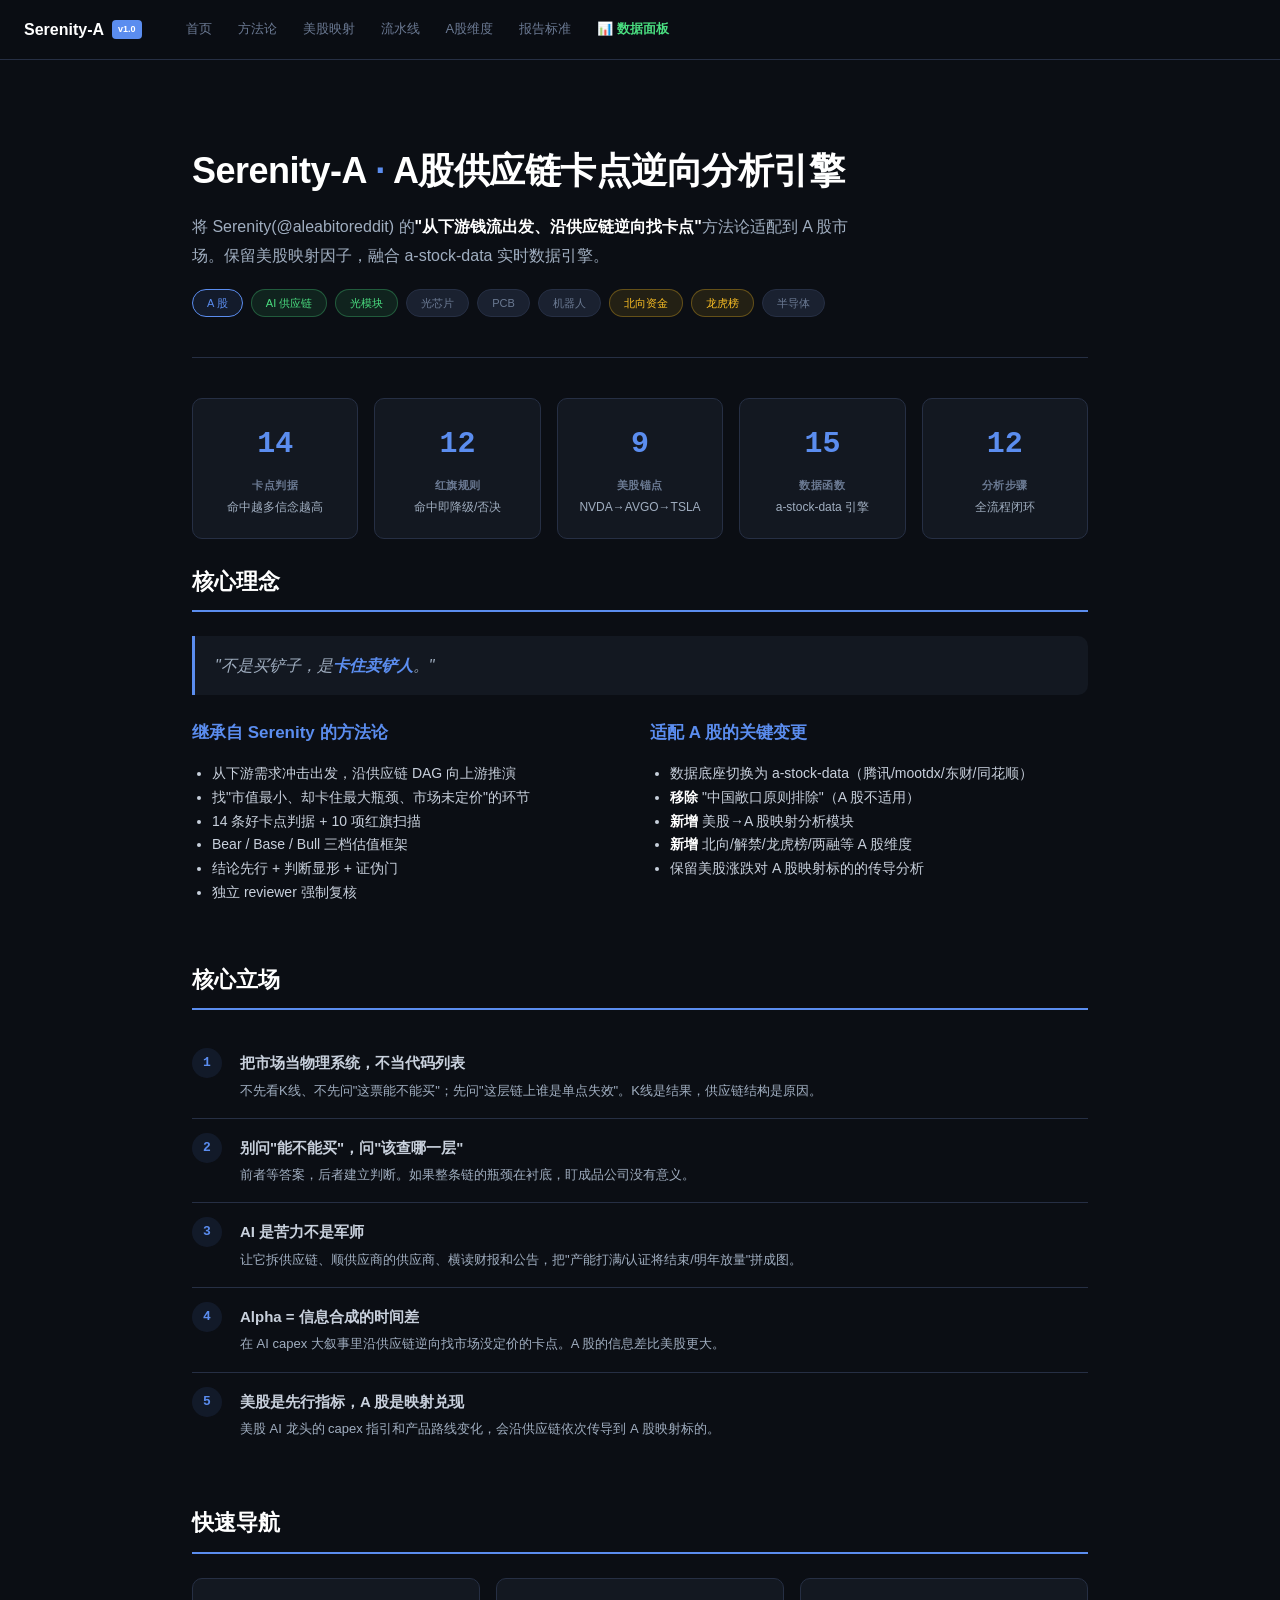
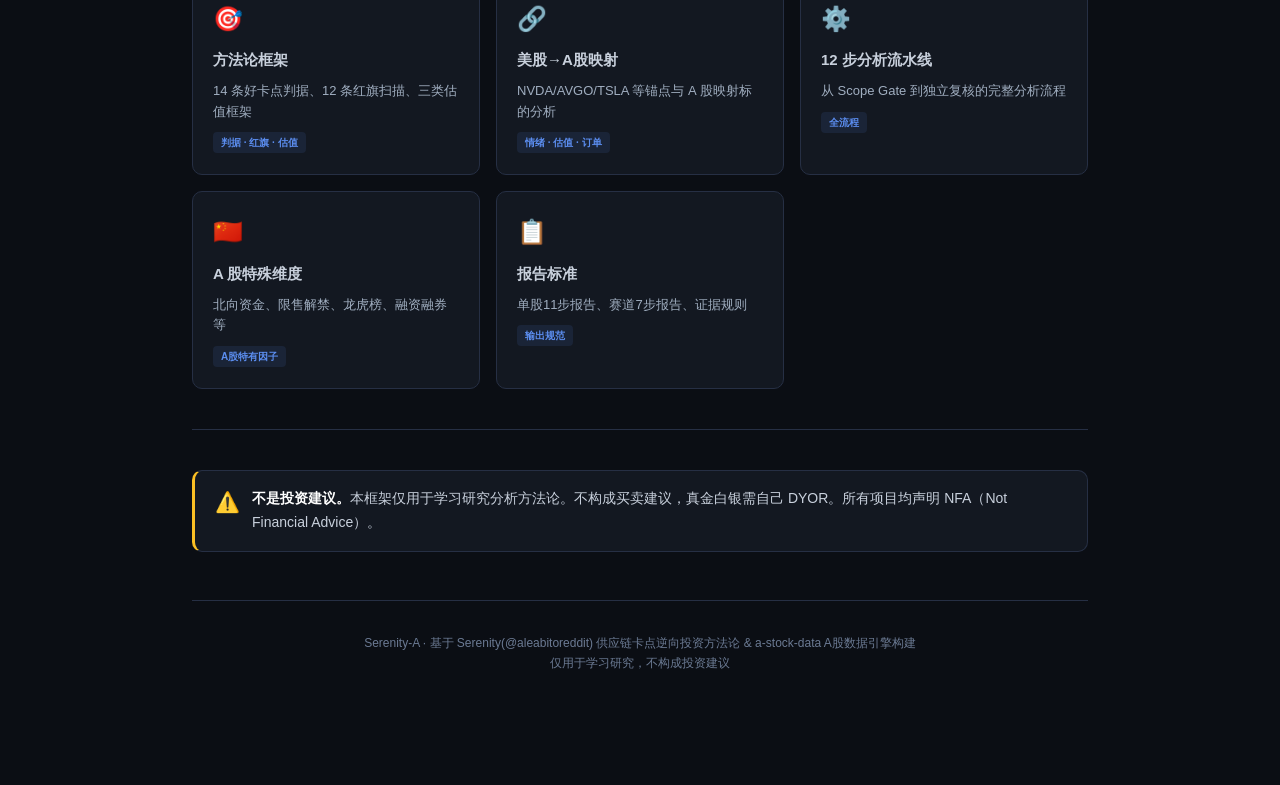
<file: index.html>
<!DOCTYPE html>
<html lang="zh-CN">
<head>
<meta charset="UTF-8">
<meta name="viewport" content="width=device-width, initial-scale=1.0">
<title>Serenity-A · A股供应链卡点逆向投资分析</title>
<link rel="stylesheet" href="css/style.css">
</head>
<body>

<!-- NAVBAR -->
<nav class="navbar">
  <div class="navbar-brand">Serenity‑A <span class="badge">v1.0</span></div>
  <div class="navbar-links">
    <a href="index.html">首页</a>
    <a href="framework.html">方法论</a>
    <a href="mapping.html">美股映射</a>
    <a href="pipeline.html">流水线</a>
    <a href="a-dims.html">A股维度</a>
    <a href="reports.html">报告标准</a>
    <a href="dashboard.html" style="color:var(--green);font-weight:600;">📊 数据面板</a>
  </div>
  <button class="navbar-toggle" aria-label="菜单">☰</button>
</nav>

<!-- PAGE: index -->
<div class="page active" id="index">

  <div class="hero">
    <h1>Serenity‑A <span>·</span> A股供应链卡点逆向分析引擎</h1>
    <p class="subtitle">将 Serenity(@aleabitoreddit) 的<strong>"从下游钱流出发、沿供应链逆向找卡点"</strong>方法论适配到 A 股市场。保留美股映射因子，融合 a-stock-data 实时数据引擎。</p>
    <div class="hero-tags">
      <span class="hero-tag accent">A 股</span>
      <span class="hero-tag green">AI 供应链</span>
      <span class="hero-tag green">光模块</span>
      <span class="hero-tag">光芯片</span>
      <span class="hero-tag">PCB</span>
      <span class="hero-tag">机器人</span>
      <span class="hero-tag gold">北向资金</span>
      <span class="hero-tag gold">龙虎榜</span>
      <span class="hero-tag">半导体</span>
    </div>
  </div>

  <!-- KPI Dashboard -->
  <div class="kpi-grid">
    <div class="kpi-card">
      <div class="num">14</div>
      <div class="label">卡点判据</div>
      <div class="sub-label">命中越多信念越高</div>
    </div>
    <div class="kpi-card">
      <div class="num">12</div>
      <div class="label">红旗规则</div>
      <div class="sub-label">命中即降级/否决</div>
    </div>
    <div class="kpi-card">
      <div class="num">9</div>
      <div class="label">美股锚点</div>
      <div class="sub-label">NVDA→AVGO→TSLA</div>
    </div>
    <div class="kpi-card">
      <div class="num">15</div>
      <div class="label">数据函数</div>
      <div class="sub-label">a-stock-data 引擎</div>
    </div>
    <div class="kpi-card">
      <div class="num">12</div>
      <div class="label">分析步骤</div>
      <div class="sub-label">全流程闭环</div>
    </div>
  </div>

  <h2>核心理念</h2>
  <blockquote style="border-left:3px solid var(--accent);padding:16px 20px;margin:16px 0 24px;background:var(--surface);border-radius:0 var(--radius) var(--radius) 0;color:var(--text2);font-style:italic;font-size:16px;">
    "不是买铲子，是<strong style="color:var(--accent);">卡住卖铲人</strong>。"
  </blockquote>

  <div class="col2">
    <div>
      <h3 style="margin-top:0;">继承自 Serenity 的方法论</h3>
      <ul style="padding-left:20px;margin:8px 0;">
        <li>从下游需求冲击出发，沿供应链 DAG 向上游推演</li>
        <li>找"市值最小、却卡住最大瓶颈、市场未定价"的环节</li>
        <li>14 条好卡点判据 + 10 项红旗扫描</li>
        <li>Bear / Base / Bull 三档估值框架</li>
        <li>结论先行 + 判断显形 + 证伪门</li>
        <li>独立 reviewer 强制复核</li>
      </ul>
    </div>
    <div>
      <h3 style="margin-top:0;">适配 A 股的关键变更</h3>
      <ul style="padding-left:20px;margin:8px 0;">
        <li>数据底座切换为 a-stock-data（腾讯/mootdx/东财/同花顺）</li>
        <li><strong>移除</strong> "中国敞口原则排除"（A 股不适用）</li>
        <li><strong>新增</strong> 美股→A 股映射分析模块</li>
        <li><strong>新增</strong> 北向/解禁/龙虎榜/两融等 A 股维度</li>
        <li>保留美股涨跌对 A 股映射标的的传导分析</li>
      </ul>
    </div>
  </div>

  <h2>核心立场</h2>
  <div class="steps">
    <div class="step-item">
      <h4>把市场当物理系统，不当代码列表</h4>
      <p>不先看K线、不先问"这票能不能买"；先问"这层链上谁是单点失效"。K线是结果，供应链结构是原因。</p>
    </div>
    <div class="step-item">
      <h4>别问"能不能买"，问"该查哪一层"</h4>
      <p>前者等答案，后者建立判断。如果整条链的瓶颈在衬底，盯成品公司没有意义。</p>
    </div>
    <div class="step-item">
      <h4>AI 是苦力不是军师</h4>
      <p>让它拆供应链、顺供应商的供应商、横读财报和公告，把"产能打满/认证将结束/明年放量"拼成图。</p>
    </div>
    <div class="step-item">
      <h4>Alpha = 信息合成的时间差</h4>
      <p>在 AI capex 大叙事里沿供应链逆向找市场没定价的卡点。A 股的信息差比美股更大。</p>
    </div>
    <div class="step-item">
      <h4>美股是先行指标，A 股是映射兑现</h4>
      <p>美股 AI 龙头的 capex 指引和产品路线变化，会沿供应链依次传导到 A 股映射标的。</p>
    </div>
  </div>

  <h2>快速导航</h2>
  <div class="card-grid">
    <div class="card" style="cursor:pointer;" onclick="showPage('framework')">
      <div class="card-icon">🎯</div>
      <h4>方法论框架</h4>
      <p>14 条好卡点判据、12 条红旗扫描、三类估值框架</p>
      <span class="tag tag-info">判据 &middot; 红旗 &middot; 估值</span>
    </div>
    <div class="card" style="cursor:pointer;" onclick="showPage('mapping')">
      <div class="card-icon">🔗</div>
      <h4>美股→A股映射</h4>
      <p>NVDA/AVGO/TSLA 等锚点与 A 股映射标的分析</p>
      <span class="tag tag-info">情绪 &middot; 估值 &middot; 订单</span>
    </div>
    <div class="card" style="cursor:pointer;" onclick="showPage('pipeline')">
      <div class="card-icon">⚙️</div>
      <h4>12 步分析流水线</h4>
      <p>从 Scope Gate 到独立复核的完整分析流程</p>
      <span class="tag tag-info">全流程</span>
    </div>
    <div class="card" style="cursor:pointer;" onclick="showPage('a-dims')">
      <div class="card-icon">🇨🇳</div>
      <h4>A 股特殊维度</h4>
      <p>北向资金、限售解禁、龙虎榜、融资融券等</p>
      <span class="tag tag-info">A股特有因子</span>
    </div>
    <div class="card" style="cursor:pointer;" onclick="showPage('reports')">
      <div class="card-icon">📋</div>
      <h4>报告标准</h4>
      <p>单股11步报告、赛道7步报告、证据规则</p>
      <span class="tag tag-info">输出规范</span>
    </div>
  </div>

  <hr>
  <div class="callout callout-warn">
    <div class="callout-icon">⚠️</div>
    <div class="callout-body">
      <p><strong>不是投资建议。</strong>本框架仅用于学习研究分析方法论。不构成买卖建议，真金白银需自己 DYOR。所有项目均声明 NFA（Not Financial Advice）。</p>
    </div>
  </div>

  <div class="footer">
    Serenity-A · 基于 Serenity(@aleabitoreddit) 供应链卡点逆向投资方法论 &amp; a-stock-data A股数据引擎构建<br>
    仅用于学习研究，不构成投资建议
  </div>
</div>

<script src="js/main.js"></script>
</body>
</html>
</file>
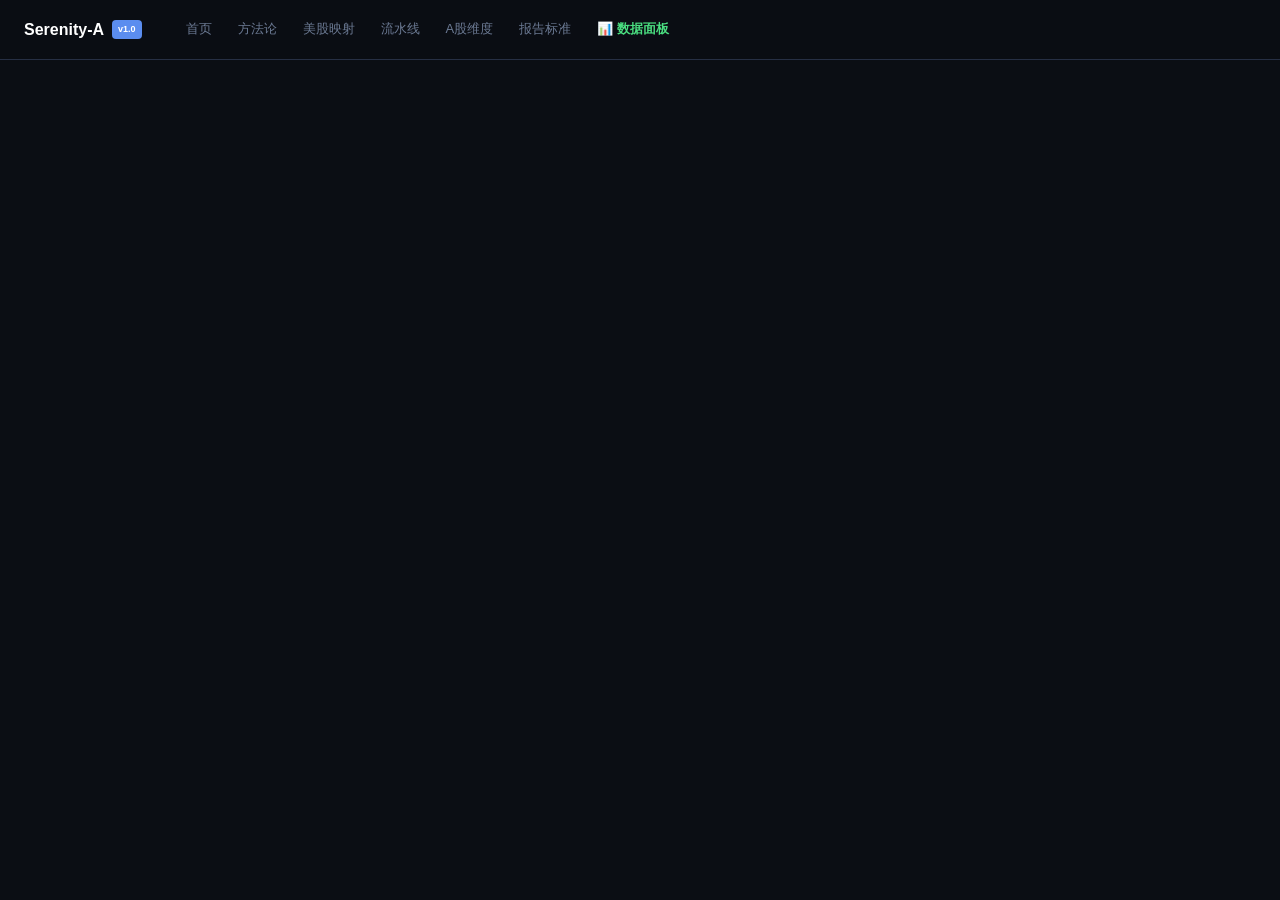
<file: a-dims.html>
<!DOCTYPE html>
<html lang="zh-CN">
<head>
<meta charset="UTF-8">
<meta name="viewport" content="width=device-width, initial-scale=1.0">
<title>A股特殊维度 · Serenity-A</title>
<link rel="stylesheet" href="css/style.css">
</head>
<body>

<nav class="navbar">
  <div class="navbar-brand">Serenity‑A <span class="badge">v1.0</span></div>
  <div class="navbar-links">
    <a href="index.html">首页</a>
    <a href="framework.html">方法论</a>
    <a href="mapping.html">美股映射</a>
    <a href="pipeline.html">流水线</a>
    <a href="a-dims.html">A股维度</a>
    <a href="reports.html">报告标准</a>
    <a href="dashboard.html" style="color:var(--green);font-weight:600;">📊 数据面板</a>
  </div>
  <button class="navbar-toggle">☰</button>
</nav>

<div class="page active" id="a-dims">
  <div class="hero" style="padding-bottom:24px;margin-bottom:32px;">
    <h1>A 股特殊分析维度</h1>
    <p class="subtitle">美股没有的分析维度，新增适配 A 股市场的特有因子。北向资金、限售解禁、龙虎榜、融资融券——这些在 A 股的信号意义远强于美股。</p>
  </div>

  <div class="card-grid">
    <div class="card" style="border-color:var(--accent);">
      <div style="font-size:22px;margin-bottom:4px;">🌊</div>
      <h4>1. 北向资金</h4>
      <span class="severity severity-hard" style="margin-bottom:8px;display:inline-block;">重要先行信号</span>
      <p>外资流入/流出趋势是 A 股 AI 板块的重要先行信号。连续 N>5 日净流入 = 外资认可，反之亦然。</p>
      <div style="background:var(--surface2);border-radius:6px;padding:10px;margin-top:8px;font-size:12px;">
        <strong>数据源：</strong>同花顺北向（hgt 沪股通 + sgt 深股通分钟流向）<br>
        <strong>信号：</strong>连续净流入 → 板块底；连续净流出 → 需警惕
      </div>
    </div>
    <div class="card" style="border-color:var(--red);">
      <div style="font-size:22px;margin-bottom:4px;">🔒</div>
      <h4>2. 限售解禁</h4>
      <span class="severity severity-high" style="margin-bottom:8px;display:inline-block;">供给冲击风险</span>
      <p>原始股/定增股解禁对股价有短期冲击。解禁比例 > 总股本 10% 且流动性差 → 显著压力。</p>
      <div style="background:var(--surface2);border-radius:6px;padding:10px;margin-top:8px;font-size:12px;">
        <strong>数据源：</strong>东财解禁日历<br>
        <strong>关键判断：</strong>解禁≠立刻减持，需看股东性质（PE/实控人/员工持股计划）
      </div>
    </div>
    <div class="card" style="border-color:var(--gold);">
      <div style="font-size:22px;margin-bottom:4px;">🐅</div>
      <h4>3. 龙虎榜机构席位</h4>
      <span class="severity severity-hard" style="margin-bottom:8px;display:inline-block;">上涨性质判断器</span>
      <p>机构买入 vs 游资买入，决定上涨的持续性。机构主导 = 趋势性，游资主导 = 脉冲。</p>
      <div style="background:var(--surface2);border-radius:6px;padding:10px;margin-top:8px;font-size:12px;">
        <strong>数据源：</strong>东财龙虎榜席位<br>
        <strong>规则：</strong>机构净买 > 游资 → 可跟；纯游资 → 短线品种
      </div>
    </div>
    <div class="card" style="border-color:var(--green);">
      <div style="font-size:22px;margin-bottom:4px;">⚖️</div>
      <h4>4. 融资融券</h4>
      <span class="severity severity-mid" style="margin-bottom:8px;display:inline-block;">杠杆情绪温度计</span>
      <p>融资余额趋势 = 杠杆资金情绪。融资余额持续上升 = 看多共识；融券激增 = 看空信号。</p>
      <div style="background:var(--surface2);border-radius:6px;padding:10px;margin-top:8px;font-size:12px;">
        <strong>数据源：</strong>东财两融数据中心<br>
        <strong>注意：</strong>融资余额过高时也是反向指标（情绪过热）
      </div>
    </div>
    <div class="card" style="border-color:var(--gold);">
      <div style="font-size:22px;margin-bottom:4px;">🛑</div>
      <h4>5. 涨停板效应</h4>
      <span class="severity severity-mid" style="margin-bottom:8px;display:inline-block;">A股特有现象</span>
      <p>A 股 10%/20% 涨跌停限制会扭曲短期价格发现。连续涨停后的开板 = 短期情绪顶点。</p>
      <div style="background:var(--surface2);border-radius:6px;padding:10px;margin-top:8px;font-size:12px;">
        <strong>判断：</strong>龙头首次开板可能是机会；跟风股连续涨停后开板 → 危险<br>
        <strong>红线：</strong>卡点≠短期交易信号，供应链卡点是 6-18 个月的结构性逻辑
      </div>
    </div>
    <div class="card" style="border-color:var(--accent);">
      <div style="font-size:22px;margin-bottom:4px;">📜</div>
      <h4>6. 政策驱动</h4>
      <span class="severity severity-hard" style="margin-bottom:8px;display:inline-block;">A股最强催化</span>
      <p>产业政策对 A 股板块的催化远强于美股。关键时点：两会/中央经济工作会议/工信部/科技部。</p>
      <div style="background:var(--surface2);border-radius:6px;padding:10px;margin-top:8px;font-size:12px;">
        <strong>A 股经典节奏：</strong>政策底 → 市场底 → 业绩底<br>
        <strong>2026年关注：</strong>AI 政策/算力补贴/新质生产力
      </div>
    </div>
    <div class="card" style="border-color:var(--red);">
      <div style="font-size:22px;margin-bottom:4px;">👤</div>
      <h4>7. 大股东/管理层行为</h4>
      <span class="severity severity-high" style="margin-bottom:8px;display:inline-block;">内部人信号</span>
      <p>增持/回购/股权激励 = 信心信号。减持/质押 = 压力信号（需区分个人需求和公司经营）。</p>
      <div style="background:var(--surface2);border-radius:6px;padding:10px;margin-top:8px;font-size:12px;">
        <strong>红旗：</strong>实控人持续减持（无论什么理由）→ 最大红旗之一<br>
        <strong>绿旗：</strong>高位增持+大额回购注销 → 真正有信心
      </div>
    </div>
    <div class="card" style="border-color:var(--purple);">
      <div style="font-size:22px;margin-bottom:4px;">📊</div>
      <h4>8. 筹码结构</h4>
      <span class="severity severity-mid" style="margin-bottom:8px;display:inline-block;">聪明钱方向</span>
      <p>股东户数连续下降 = 筹码从散到集。机构持股比例变化 = 聪明钱方向。</p>
      <div style="background:var(--surface2);border-radius:6px;padding:10px;margin-top:8px;font-size:12px;">
        <strong>数据源：</strong>东财股东户数<br>
        <strong>判据：</strong>股东户数连续 3 季下降 + 机构增持 → 强烈信号
      </div>
    </div>
  </div>

  <h2>如何使用这些维度</h2>
  <div class="callout callout-info">
    <div class="callout-icon">📋</div>
    <div class="callout-body">
      <p><strong>单股分析中：</strong>在估值之后、催化剂之前插入 A 股特殊维度分析。量化信号（北向/融资/股东户数变化）优先于定性判断。</p>
      <p><strong>赛道分析中：</strong>北向资金的整体流向比个股信号更可靠——看板块整体北向 vs 个股北向。</p>
      <p><strong>综合判定时：</strong>这些维度用于修正信念档——北向持续流入可上提一档，巨额解禁在即下压一档。</p>
    </div>
  </div>

  <div class="callout callout-warn">
    <div class="callout-icon">⚠️</div>
    <div class="callout-body">
      <strong>不要过度解读短期信号。</strong>北向单日流出 / 涨停板打开 / 单日融资减少 都是噪音。关注趋势（3-5日/季度的方向），而不是单点。
    </div>
  </div>

  <div class="footer">
    Serenity-A · 仅用于学习研究，不构成投资建议
  </div>
</div>

<script src="js/main.js"></script>
</body>
</html>
</file>
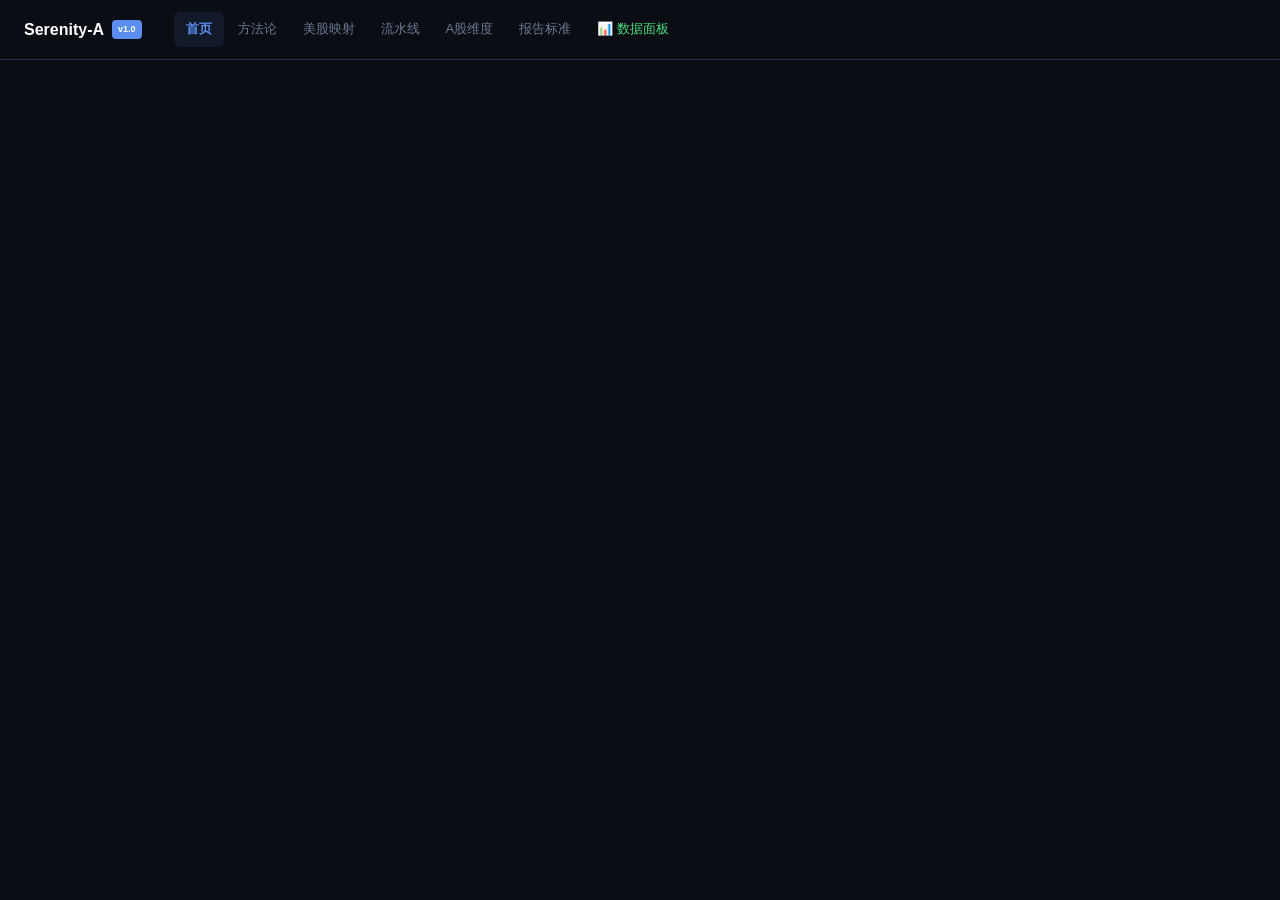
<file: dashboard.html>
<!DOCTYPE html>
<html lang="zh-CN">
<head>
<meta charset="UTF-8">
<meta name="viewport" content="width=device-width, initial-scale=1.0">
<title>数据面板 · Serenity-A</title>
<link rel="stylesheet" href="css/style.css">
<style>
  .search-box {
    display: flex; gap: 12px; max-width: 500px; margin: 24px 0 32px;
  }
  .search-box input {
    flex: 1; padding: 12px 16px; border-radius: var(--radius-sm);
    background: var(--surface); border: 1px solid var(--border);
    color: var(--text); font-size: 16px; font-family: var(--font);
    outline: none; transition: border-color 0.2s;
  }
  .search-box input:focus { border-color: var(--accent); }
  .search-box input::placeholder { color: var(--text-dim); }
  .search-box button {
    padding: 12px 24px; border-radius: var(--radius-sm);
    background: var(--accent); color: #fff; border: none;
    font-size: 14px; font-weight: 600; cursor: pointer; transition: all 0.2s;
  }
  .search-box button:hover { background: var(--accent2); }
  .search-box button:disabled { opacity: 0.5; cursor: not-allowed; }

  .loading {
    text-align: center; padding: 60px 20px; color: var(--text-dim);
  }
  .loading .spinner {
    display: inline-block; width: 32px; height: 32px;
    border: 3px solid var(--border); border-top-color: var(--accent);
    border-radius: 50%; animation: spin 0.8s linear infinite;
  }
  @keyframes spin { to { transform: rotate(360deg); } }

  .result-section { margin: 24px 0; }

  .metric-grid {
    display: grid; grid-template-columns: repeat(auto-fill, minmax(140px, 1fr));
    gap: 12px; margin: 12px 0 20px;
  }
  .metric {
    background: var(--surface); border: 1px solid var(--border);
    border-radius: var(--radius-sm); padding: 12px 14px;
  }
  .metric .val { font-size: 20px; font-weight: 700; color: #fff; font-family: 'JetBrains Mono',monospace; }
  .metric .lbl { font-size: 11px; color: var(--text-dim); margin-top: 2px; text-transform: uppercase; letter-spacing: 0.3px; }
  .metric .val.up { color: var(--red); }
  .metric .val.down { color: var(--green); }

  .score-card {
    display: flex; gap: 20px; align-items: center;
    background: var(--surface); border: 2px solid var(--border);
    border-radius: var(--radius); padding: 20px 24px; margin: 16px 0 24px;
  }
  .score-num {
    font-size: 42px; font-weight: 700; font-family: 'JetBrains Mono',monospace;
    width: 80px; text-align: center;
  }
  .score-num.high { color: var(--green); }
  .score-num.mid { color: var(--gold); }
  .score-num.low { color: var(--text-dim); }

  .verdict-badge {
    display: inline-block; font-size: 16px; font-weight: 700;
    padding: 6px 16px; border-radius: var(--radius-sm);
  }
  .verdict-badge.buy { background: var(--green-bg); color: var(--green); }
  .verdict-badge.hold { background: var(--gold-bg); color: var(--gold); }
  .verdict-badge.sell { background: var(--red-bg); color: var(--red); }

  .analysis-report {
    background: var(--surface); border: 1px solid var(--border);
    border-radius: var(--radius); padding: 24px 28px; margin: 16px 0 24px;
    line-height: 1.9;
  }
  .analysis-report h3 {
    font-size: 18px; color: var(--accent); margin: 20px 0 10px; font-weight: 600;
  }
  .analysis-report h3:first-child { margin-top: 0; }
  .analysis-report strong { color: #fff; }
  .analysis-report ul { padding-left: 20px; margin: 8px 0 16px; }
  .analysis-report li { margin-bottom: 4px; }

  .tab-bar {
    display: flex; gap: 2px; margin-bottom: 20px; flex-wrap: wrap;
  }
  .tab {
    padding: 8px 18px; font-size: 13px; font-weight: 500;
    background: var(--surface); border: 1px solid var(--border);
    border-bottom: none; border-radius: var(--radius-sm) var(--radius-sm) 0 0;
    color: var(--text-dim); cursor: pointer; transition: all 0.15s;
  }
  .tab:hover { color: var(--text); background: var(--surface2); }
  .tab.active { color: var(--accent); background: var(--accent-bg); border-color: var(--accent); }

  .tab-content { display: none; }
  .tab-content.active { display: block; }

  .score-item {
    display: flex; gap: 12px; padding: 8px 0;
    border-bottom: 1px solid var(--border); align-items: flex-start;
  }
  .score-item:last-child { border-bottom: none; }
  .score-item .tag {
    flex-shrink: 0; font-size: 11px; padding: 2px 8px; border-radius: 4px; font-weight: 600;
  }
  .tag-green { background: var(--green-bg); color: var(--green); }
  .tag-red { background: var(--red-bg); color: var(--red); }
  .tag-yellow { background: var(--gold-bg); color: var(--gold); }

  .error-msg {
    padding: 16px 20px; background: var(--red-bg); border: 1px solid var(--red);
    border-radius: var(--radius-sm); color: var(--red); margin: 16px 0;
  }

  .example-codes {
    display: flex; gap: 8px; flex-wrap: wrap; margin-top: 8px;
  }
  .example-codes button {
    padding: 4px 12px; background: var(--surface2); border: 1px solid var(--border);
    border-radius: 4px; color: var(--text-dim); font-size: 12px; cursor: pointer;
    font-family: 'JetBrains Mono',monospace;
  }
  .example-codes button:hover { border-color: var(--accent); color: var(--accent); }

  .mini-chart {
    display: flex; align-items: flex-end; gap: 4px; height: 40px; margin: 8px 0;
  }
  .mini-chart .bar {
    flex: 1; border-radius: 2px 2px 0 0;
    transition: height 0.3s; min-height: 2px;
  }
  .mini-chart .bar.pos { background: var(--red); }
  .mini-chart .bar.neg { background: var(--green); }

  @media (max-width: 640px) {
    .score-card { flex-direction: column; text-align: center; }
    .metric-grid { grid-template-columns: repeat(2, 1fr); }
    .search-box { flex-direction: column; }
  }
</style>
</head>
<body>

<nav class="navbar">
  <div class="navbar-brand">Serenity‑A <span class="badge">v1.0</span></div>
  <div class="navbar-links">
    <a href="#" data-page="index">首页</a>
    <a href="#" data-page="framework">方法论</a>
    <a href="#" data-page="mapping">美股映射</a>
    <a href="#" data-page="pipeline">流水线</a>
    <a href="#" data-page="a-dims">A股维度</a>
    <a href="#" data-page="reports">报告标准</a>
    <a href="#" data-page="dashboard" class="active" style="color:var(--green);">📊 数据面板</a>
  </div>
  <button class="navbar-toggle">☰</button>
</nav>

<div class="page active" id="dashboard">
  <div class="hero" style="padding-bottom:24px;margin-bottom:24px;">
    <h1>📊 数据面板</h1>
    <p class="subtitle">输入 A 股代码，获取实时行情、财务数据、卡点评分和 DeepSeek AI 分析报告。所有数据来自腾讯/mootdx/东财等免费数据源。</p>

    <div class="search-box">
      <input type="text" id="stockInput" placeholder="输入股票代码，如 300308" maxlength="6" autofocus>
      <button id="searchBtn">分析</button>
    </div>
    <div class="example-codes" id="exampleCodes">
      <span style="font-size:12px;color:var(--text-dim);">试试：</span>
      <button data-code="300308">300308 中际旭创</button>
      <button data-code="300394">300394 天孚通信</button>
      <button data-code="300502">300502 新易盛</button>
      <button data-code="002463">002463 沪电股份</button>
      <button data-code="688017">688017 绿的谐波</button>
    </div>
  </div>

  <!-- Loading -->
  <div class="loading" id="loading" style="display:none;">
    <div class="spinner"></div>
    <p style="margin-top:16px;">正在拉取数据 + AI 分析中（约需 15-30 秒）...</p>
  </div>

  <!-- Error -->
  <div id="error" style="display:none;"></div>

  <!-- Results -->
  <div id="results" style="display:none;">

    <!-- Header -->
    <div style="display:flex;justify-content:space-between;align-items:center;flex-wrap:wrap;gap:12px;">
      <h2 id="stockTitle" style="margin:0;border:none;padding:0;">—</h2>
      <span id="verdictBadge"></span>
    </div>

    <!-- Tabs -->
    <div class="tab-bar" id="tabBar" style="margin-top:16px;">
      <div class="tab active" data-tab="analysis">AI 分析报告</div>
      <div class="tab" data-tab="quote">实时行情</div>
      <div class="tab" data-tab="finance">财务数据</div>
      <div class="tab" data-tab="score">卡点评分</div>
      <div class="tab" data-tab="a-data">A股信号</div>
    </div>

    <!-- Tab: AI Analysis -->
    <div class="tab-content active" id="tab-analysis">
      <div class="analysis-report" id="analysisContent">加载中...</div>
    </div>

    <!-- Tab: Quote -->
    <div class="tab-content" id="tab-quote">
      <div class="metric-grid" id="quoteMetrics"></div>
      <h4>概念板块</h4>
      <div id="conceptsList" style="display:flex;flex-wrap:wrap;gap:6px;margin:8px 0 16px;"></div>
    </div>

    <!-- Tab: Finance -->
    <div class="tab-content" id="tab-finance">
      <div class="metric-grid" id="financeMetrics"></div>
      <h4>一致预期（EPS）</h4>
      <div id="consensusList" style="margin:8px 0 16px;"></div>
    </div>

    <!-- Tab: Score -->
    <div class="tab-content" id="tab-score">
      <div class="score-card" id="scoreCard">
        <div class="score-num" id="scoreNum">0</div>
        <div>
          <div style="font-size:14px;color:var(--text2);">卡点置信度评分</div>
          <div style="font-size:12px;color:var(--text-dim);margin-top:2px;">满分 5 分，命中判据越多越高</div>
        </div>
      </div>
      <h4>命中判据</h4>
      <div id="criteriaList"></div>
      <h4 style="margin-top:20px;">红旗预警</h4>
      <div id="redflagsList"></div>
    </div>

    <!-- Tab: A-Data -->
    <div class="tab-content" id="tab-a-data">
      <div class="col2">
        <div>
          <h4>北向资金</h4>
          <div id="northboundData" style="font-size:13px;color:var(--text2);">暂无数据</div>
          <h4 style="margin-top:16px;">融资融券</h4>
          <div id="marginData" style="font-size:13px;color:var(--text2);">暂无数据</div>
        </div>
        <div>
          <h4>个股资金流向</h4>
          <div id="moneyflowData" style="font-size:13px;color:var(--text2);">暂无数据</div>
          <h4 style="margin-top:16px;">股东户数</h4>
          <div id="holderData" style="font-size:13px;color:var(--text2);">暂无数据</div>
        </div>
      </div>
      <h4>限售解禁</h4>
      <div id="jiejinData" style="font-size:13px;color:var(--text2);margin-bottom:16px;">暂无数据</div>
    </div>
  </div>

  <div class="footer">
    Serenity-A · 数据来源：腾讯财经/mootdx/东财/同花顺 · 仅用于学习研究
  </div>
</div>

<script src="js/main.js"></script>
<script>
const API_BASE = 'http://localhost:8765';

document.addEventListener('DOMContentLoaded', () => {
  const input = document.getElementById('stockInput');
  const btn = document.getElementById('searchBtn');
  const loading = document.getElementById('loading');
  const error = document.getElementById('error');
  const results = document.getElementById('results');

  // Example code buttons
  document.querySelectorAll('.example-codes button').forEach(b => {
    b.addEventListener('click', () => {
      input.value = b.dataset.code;
      search();
    });
  });

  // Enter key
  input.addEventListener('keydown', e => { if (e.key === 'Enter') search(); });

  // Search
  btn.addEventListener('click', search);

  async function search() {
    const code = input.value.trim();
    if (!code || code.length !== 6 || !/^\d{6}$/.test(code)) {
      showError('请输入6位数字股票代码');
      return;
    }

    loading.style.display = 'block';
    error.style.display = 'none';
    results.style.display = 'none';
    btn.disabled = true;

    try {
      const res = await fetch(`${API_BASE}/api/analyze/${code}`);
      if (!res.ok) throw new Error(`HTTP ${res.status}`);
      const data = await res.json();

      if (data.error) { showError(data.error); return; }

      renderResults(data);
    } catch (e) {
      showError(`请求失败: ${e.message}。请确保后端已启动（终端运行 python app.py）`);
    } finally {
      loading.style.display = 'none';
      btn.disabled = false;
    }
  }

  function showError(msg) {
    error.style.display = 'block';
    error.innerHTML = `<div class="error-msg">${msg}</div>`;
    loading.style.display = 'none';
    results.style.display = 'none';
  }

  function renderResults(data) {
    results.style.display = 'block';
    const q = data.data.quote || {};
    const score = data.data.score || {};

    // Title
    document.getElementById('stockTitle').textContent = `${q.name || data.code} (${data.code})`;

    // Verdict badge
    const vb = document.getElementById('verdictBadge');
    const verdict = score.verdict || '—';
    if (verdict.includes('Buy')) vb.innerHTML = `<span class="verdict-badge buy">${verdict}</span>`;
    else if (verdict.includes('Sell')) vb.innerHTML = `<span class="verdict-badge sell">${verdict}</span>`;
    else vb.innerHTML = `<span class="verdict-badge hold">${verdict}</span>`;

    // AI Analysis
    document.getElementById('analysisContent').innerHTML = formatAnalysis(data.analysis);

    // Quote
    renderQuote(q, data.data.concepts || []);
    renderFinance(data.data.finance || {}, data.data.consensus || {});
    renderScore(score);
    renderAData(data.data);
  }

  function formatAnalysis(text) {
    if (!text || text.startsWith('API 调用')) return `<div class="error-msg">${text}</div>`;
    // Simple markdown-like formatting
    return text
      .replace(/### (.+)/g, '<h3>$1</h3>')
      .replace(/\*\*(.+?)\*\*/g, '<strong>$1</strong>')
      .replace(/\n\n/g, '</p><p>')
      .replace(/\n- /g, '</li><li>')
      .replace(/(<li>.+)/g, '<ul>$1</ul>')
      .replace(/<\/ul>\n<ul>/g, '')
      .split('\n').map(l => l.trim() ? (l.startsWith('<') ? l : `<p>${l}</p>`) : '').join('\n');
  }

  function renderQuote(q, concepts) {
    const html = [
      {lbl:'最新价', val: q.price ? q.price.toFixed(2) : '—', cls: q.change_pct > 0 ? 'up' : q.change_pct < 0 ? 'down' : ''},
      {lbl:'涨跌幅', val: q.change_pct ? q.change_pct.toFixed(2) + '%' : '—', cls: q.change_pct > 0 ? 'up' : q.change_pct < 0 ? 'down' : ''},
      {lbl:'总市值', val: q.mcap_yi ? q.mcap_yi + '亿' : '—'},
      {lbl:'PE(TTM)', val: q.pe_ttm ? q.pe_ttm.toFixed(1) : '—'},
      {lbl:'PB', val: q.pb ? q.pb.toFixed(2) : '—'},
      {lbl:'换手率', val: q.turnover_pct ? q.turnover_pct.toFixed(2) + '%' : '—'},
      {lbl:'振幅', val: q.amplitude ? q.amplitude.toFixed(2) + '%' : '—'},
      {lbl:'最高', val: q.high ? q.high.toFixed(2) : '—'},
      {lbl:'最低', val: q.low ? q.low.toFixed(2) : '—'},
      {lbl:'昨收', val: q.last_close ? q.last_close.toFixed(2) : '—'},
    ].map(m => `<div class="metric"><div class="val ${m.cls||''}">${m.val}</div><div class="lbl">${m.lbl}</div></div>`).join('');
    document.getElementById('quoteMetrics').innerHTML = html;

    // Concepts
    const cHtml = concepts.map(c => `<span class="hero-tag">${c.name}</span>`).join('');
    document.getElementById('conceptsList').innerHTML = cHtml || '<span style="color:var(--text-dim);font-size:13px;">暂无概念数据</span>';
  }

  function renderFinance(fin, con) {
    const html = [
      {lbl:'营收(万)', val: fin.revenue ? fin.revenue.toLocaleString() : '—'},
      {lbl:'净利润(万)', val: fin.profit ? fin.profit.toLocaleString() : '—'},
      {lbl:'毛利率', val: fin.gross_margin ? fin.gross_margin.toFixed(1) + '%' : '—'},
      {lbl:'净利率', val: fin.net_margin ? fin.net_margin.toFixed(1) + '%' : '—'},
      {lbl:'ROE', val: fin.roe ? fin.roe.toFixed(1) + '%' : '—'},
      {lbl:'EPS', val: fin.eps ? fin.eps.toFixed(3) : '—'},
      {lbl:'每股净资产', val: fin.bps ? fin.bps.toFixed(2) : '—'},
      {lbl:'总资产(万)', val: fin.total_assets ? fin.total_assets.toLocaleString() : '—'},
      {lbl:'股东权益(万)', val: fin.equity ? fin.equity.toLocaleString() : '—'},
      {lbl:'商誉(万)', val: fin.goodwill ? fin.goodwill.toLocaleString() : '—'},
    ].map(m => `<div class="metric"><div class="val">${m.val}</div><div class="lbl">${m.lbl}</div></div>`).join('');
    document.getElementById('financeMetrics').innerHTML = html;

    // Consensus
    const eps = con.eps || {};
    const epsHtml = Object.entries(eps).map(([y,v]) => `<span class="hero-tag" style="font-family:monospace;">${y}年EPS: ${v}</span>`).join('');
    document.getElementById('consensusList').innerHTML = epsHtml || '<span style="color:var(--text-dim);font-size:13px;">暂无一致预期数据</span>';
  }

  function renderScore(score) {
    const num = document.getElementById('scoreNum');
    const total = score.total_score || 0;
    num.textContent = total.toFixed(1);
    num.className = 'score-num ' + (total >= 3 ? 'high' : total >= 1.5 ? 'mid' : 'low');

    // Criteria
    const cHtml = (score.criteria_hit || []).map(c =>
      `<div class="score-item"><span class="tag tag-green">判据${c.id}</span><div><strong>${c.name}</strong><br><span style="font-size:12px;color:var(--text2);">${c.detail}</span></div></div>`
    ).join('');
    document.getElementById('criteriaList').innerHTML = cHtml || '<span style="color:var(--text-dim);font-size:13px;">暂未命中判据（需更多产业数据）</span>';

    // Redflags
    const rHtml = (score.redflags_hit || []).map(r =>
      `<div class="score-item"><span class="tag ${r.severity === 'hard' ? 'tag-red' : r.severity === 'high' ? 'tag-yellow' : 'tag-yellow'}">${r.severity === 'hard' ? '🔴' : '⚠️'}</span><div><strong>${r.name}</strong><br><span style="font-size:12px;color:var(--text2);">${r.detail}</span></div></div>`
    ).join('');
    document.getElementById('redflagsList').innerHTML = rHtml || '<span style="color:var(--text-dim);font-size:13px;">暂无红旗预警</span>';
  }

  function renderAData(d) {
    // Northbound
    const nb = d.northbound || {};
    const nbHtml = ['hgt','sgt'].map(m => {
      const items = nb[m] || [];
      const flows = items.map(i => i.net_flow).join(' → ');
      return `<div style="margin-bottom:4px;"><strong>${m === 'hgt' ? '沪股通' : '深股通'}:</strong> ${flows || '暂无'}</div>`;
    }).join('');
    document.getElementById('northboundData').innerHTML = nbHtml || '暂无北向数据（非交易时段或无数据）';

    // Margin
    const mg = d.margin || [];
    const mgHtml = mg.slice(0,5).map(m =>
      `<div style="margin-bottom:4px;display:flex;gap:12px;"><span style="color:var(--text-dim);">${m.date}</span><span>融资余额: ${(m.fin_balance/10000).toFixed(1)}亿</span><span style="color:var(--accent);">融资买入: ${(m.fin_buy/10000).toFixed(1)}亿</span></div>`
    ).join('');
    document.getElementById('marginData').innerHTML = mgHtml || '暂无两融数据';

    // Moneyflow
    const mf = d.moneyflow || [];
    const mfHtml = mf.slice(0,5).map(m =>
      `<div style="margin-bottom:4px;display:flex;gap:8px;"><span style="color:var(--text-dim);min-width:80px;">${m.date}</span><span style="color:${m.main_net > 0 ? 'var(--red)' : 'var(--green)'};">主力净: ${(m.main_net/10000).toFixed(1)}亿</span></div>`
    ).join('');
    document.getElementById('moneyflowData').innerHTML = mfHtml || '暂无资金流向数据';

    // Holders
    const hd = d.holders || [];
    const hdHtml = hd.slice(0,4).map(h => {
      const dir = h.change_pct < 0 ? '🟢 集中' : h.change_pct > 0 ? '🔴 发散' : '➡️ 持平';
      return `<div style="margin-bottom:4px;"><span style="color:var(--text-dim);">${h.date}</span> 股东 ${h.holders?.toLocaleString() || '—'} 户 ${dir}</div>`;
    }).join('');
    document.getElementById('holderData').innerHTML = hdHtml || '暂无股东户数数据';

    // Jiejin
    const jj = d.jiejin || [];
    const jjHtml = jj.slice(0,5).map(j =>
      `<div style="margin-bottom:4px;"><span style="color:var(--text-dim);">${j.date}</span> 解禁 ${j.ratio || '—'}% (${j.type||'—'})</div>`
    ).join('');
    document.getElementById('jiejinData').innerHTML = jjHtml || '暂无解禁数据';
  }

  // Tab switching
  document.getElementById('tabBar').addEventListener('click', e => {
    const tab = e.target.closest('.tab');
    if (!tab) return;
    document.querySelectorAll('.tab').forEach(t => t.classList.remove('active'));
    document.querySelectorAll('.tab-content').forEach(t => t.classList.remove('active'));
    tab.classList.add('active');
    document.getElementById('tab-' + tab.dataset.tab).classList.add('active');
  });
});
</script>
</body>
</html>
</file>
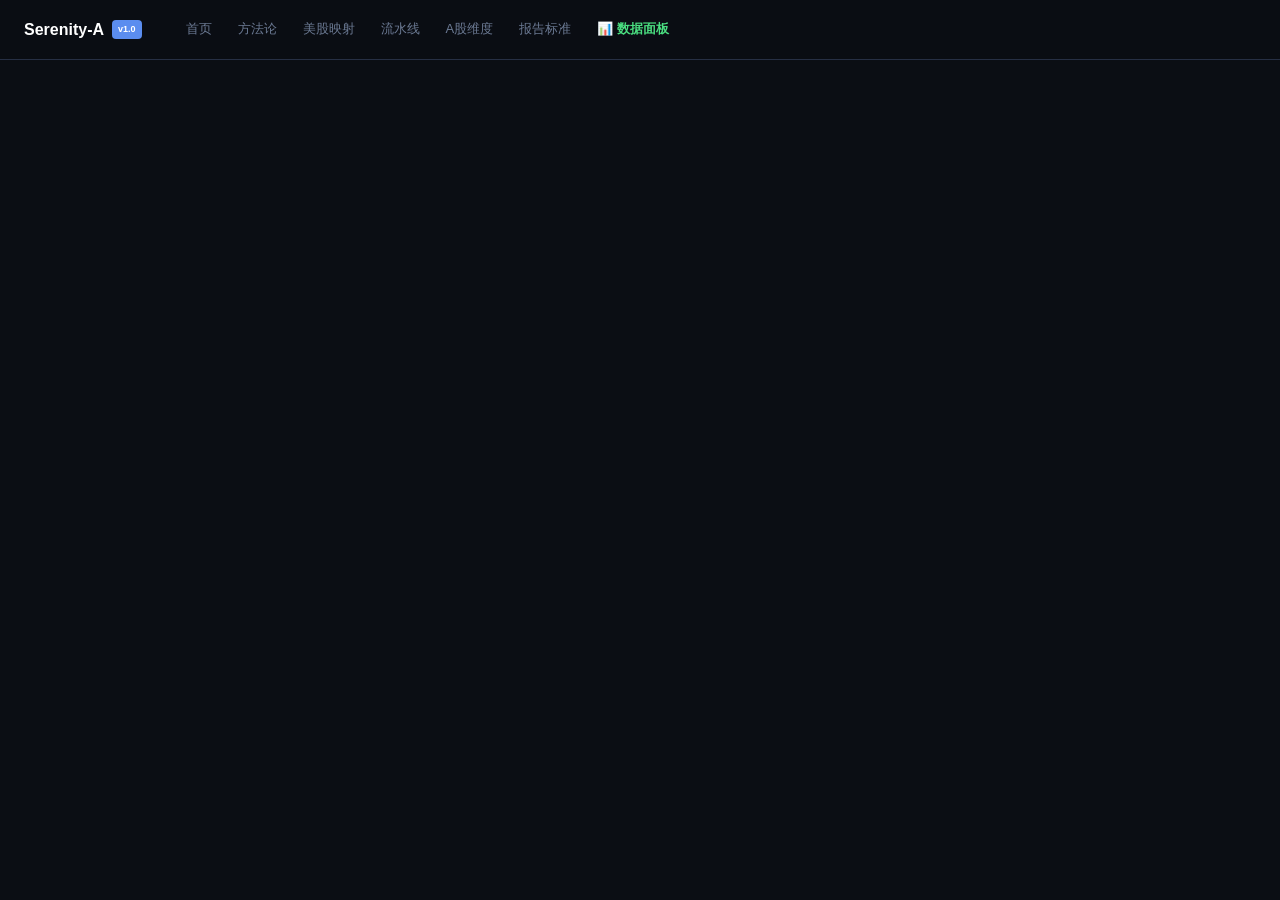
<file: framework.html>
<!DOCTYPE html>
<html lang="zh-CN">
<head>
<meta charset="UTF-8">
<meta name="viewport" content="width=device-width, initial-scale=1.0">
<title>方法论 · Serenity-A</title>
<link rel="stylesheet" href="css/style.css">
</head>
<body>

<nav class="navbar">
  <div class="navbar-brand">Serenity‑A <span class="badge">v1.0</span></div>
  <div class="navbar-links">
    <a href="index.html">首页</a>
    <a href="framework.html">方法论</a>
    <a href="mapping.html">美股映射</a>
    <a href="pipeline.html">流水线</a>
    <a href="a-dims.html">A股维度</a>
    <a href="reports.html">报告标准</a>
    <a href="dashboard.html" style="color:var(--green);font-weight:600;">📊 数据面板</a>
  </div>
  <button class="navbar-toggle">☰</button>
</nav>

<div class="page active" id="framework">

  <div class="hero" style="padding-bottom:24px;margin-bottom:32px;">
    <h1>方法论框架</h1>
    <p class="subtitle">14条好卡点判据 · 12条红旗扫描 · 三类估值框架 · 三档估值结构</p>
  </div>

  <h2>好卡点判据（14条）</h2>
  <p style="margin-bottom:4px;">命中越多，信念越高。每条判据指向一个"如果这里卡住，整条链就转不动"的结构性优势。</p>

  <div class="table-wrap">
  <table>
    <thead><tr><th style="width:40px;">#</th><th>判据</th><th>说明</th><th style="width:80px;">类型</th></tr></thead>
    <tbody>
      <tr><td>1</td><td><strong>结构性垄断/双寡头</strong></td><td>国内只有 1-2 家能做，进入门槛极高（设备/认证/know-how）。量价双控 = 最佳。</td><td><span class="severity severity-hard">最强</span></td></tr>
      <tr><td>2</td><td><strong>极小市值 vs 巨大 TAM</strong></td><td>市值 &lt; 100亿 RMB 但下游 TAM &gt; 1000亿，才有真正的 5-10x 空间。</td><td><span class="severity severity-hard">最强</span></td></tr>
      <tr><td>3</td><td><strong>designed-in + 多客户</strong></td><td>已被多个大客户定型导入，切换成本极高。多条链同时出现 = 收费站式卡位。</td><td><span class="severity severity-hard">最强</span></td></tr>
      <tr><td>4</td><td><strong>认证周期错杀</strong></td><td>认证周期 2-3 年，放量在 2027-2028，现在财报必然难看 = 错杀窗口。</td><td><span class="severity severity-high">高置信度</span></td></tr>
      <tr><td>5</td><td><strong>资产负债表能活</strong></td><td>净现金足够撑 2-3 年，不用在低谷融资稀释。</td><td><span class="severity severity-mid">必要条件</span></td></tr>
      <tr><td>6</td><td><strong>demand >> supply</strong></td><td>产能被大客户包圆，扩产周期长（12-24个月），供给刚性。</td><td><span class="severity severity-hard">最强</span></td></tr>
      <tr><td>7</td><td><strong>国产替代唯一标的</strong></td><td>外资垄断、国内独此一家，政策/供应链安全往这堆。</td><td><span class="severity severity-high">高置信度</span></td></tr>
      <tr><td>8</td><td><strong>上游原料受制于人</strong></td><td>原料依赖进口且存在地缘风险，国内唯一替代路径。</td><td><span class="severity severity-high">高置信度</span></td></tr>
      <tr><td>9</td><td><strong>技术壁垒跨越周期</strong></td><td>不是一代产品窗口，是底层技术平台多代复用。</td><td><span class="severity severity-high">高置信度</span></td></tr>
      <tr><td>10</td><td><strong>竞争格局稳定/恶化</strong></td><td>没新进入者甚至对手退出 = 份额自动扩大。</td><td><span class="severity severity-mid">加分项</span></td></tr>
      <tr><td>11</td><td><strong>机构认知不足</strong></td><td>卖方覆盖 &lt; 5 家，机构持股 &lt; 30%（A股尤其适用）。</td><td><span class="severity severity-mid">加分项</span></td></tr>
      <tr><td>12</td><td><strong>单位经济好</strong></td><td>毛利率 &gt; 50% 且规模效应能再升 &gt; 10pct。</td><td><span class="severity severity-mid">加分项</span></td></tr>
      <tr><td>13</td><td><strong>客户超级集中</strong></td><td>被大客户绑定 = 确定性高但也存在依赖风险。</td><td><span class="severity severity-mid">双刃剑</span></td></tr>
      <tr><td>14</td><td><strong>指数/ETF纳入在即</strong></td><td>增量被动配置资金，A 股这一效应尤其明显。</td><td><span class="severity severity-mid">加分项</span></td></tr>
    </tbody>
  </table>
  </div>

  <h2>红旗扫描（12条）</h2>
  <p style="margin-bottom:4px;">删除了原版"中国敞口原则排除"（A 股不适用），增补 A 股特有红旗。命中即降级或否决。</p>

  <div class="table-wrap">
  <table>
    <thead><tr><th style="width:40px;">#</th><th>红旗</th><th>说明</th><th style="width:100px;">严重度</th></tr></thead>
    <tbody>
      <tr><td>1</td><td><strong>无限 ATM 增发稀释</strong></td><td>区分：战略配售/定增引入大客户是利好；无条件 ATM 是硬否决。</td><td><span class="severity severity-hard">🔴 硬否决</span></td></tr>
      <tr><td>2</td><td>单一客户集中 &gt; 60%</td><td>丢客户即腰斩，需判断切换成本和合作深度。</td><td><span class="severity severity-high">🟡 高风险</span></td></tr>
      <tr><td>3</td><td>高负债撑不过爬坡期</td><td>有大额到期债务但自由现金流为负。</td><td><span class="severity severity-hard">🔴 硬否决</span></td></tr>
      <tr><td>4</td><td><strong>零收入纯概念炒作</strong> 🆕</td><td>A 股特有：纯题材无营收，一旦退潮跌回原点。</td><td><span class="severity severity-hard">🔴 硬否决</span></td></tr>
      <tr><td>5</td><td>技术太远（2028+）</td><td>科学项目不是投资标的，无法验证执行。</td><td><span class="severity severity-high">🟡 高风险</span></td></tr>
      <tr><td>6</td><td>纯软件无硬卡点</td><td>没有实体供应链就无法用卡点框架分析。</td><td><span class="severity severity-mid">⚠️ 不适用</span></td></tr>
      <tr><td>7</td><td>大市值已无不对称</td><td>市值 &gt; 500亿 且已被充分覆盖，框架判断力弱。</td><td><span class="severity severity-mid">⚠️ 不适用</span></td></tr>
      <tr><td>8</td><td>品牌假合作</td><td>"与 NVDA 合作" = 只是买了 NVDA GPU，千万别当真。</td><td><span class="severity severity-high">🟡 常见陷阱</span></td></tr>
      <tr><td>9</td><td><strong>大股东持续减持</strong> 🆕</td><td>A 股特有：实控人/大股东持续减持 = 知情人离场。</td><td><span class="severity severity-hard">🔴 硬否决</span></td></tr>
      <tr><td>10</td><td><strong>巨额解禁即将来临</strong> 🆕</td><td>A 股特有：原始股解禁比例 &gt; 30% 且流动性差。</td><td><span class="severity severity-high">🟡 高风险</span></td></tr>
      <tr><td>11</td><td><strong>监管风险</strong> 🆕</td><td>A 股特有：被证监会立案/问询/ST 风险。</td><td><span class="severity severity-hard">🔴 硬否决</span></td></tr>
      <tr><td>12</td><td><strong>商誉过高</strong> 🆕</td><td>&gt; 净资产 50% 的商誉，减值风险一触发就爆雷。</td><td><span class="severity severity-high">🟡 高风险</span></td></tr>
    </tbody>
  </table>
  </div>

  <h2>估值框架</h2>

  <h3>三种估值类型</h3>
  <div class="card-grid">
    <div class="card" style="border-color:var(--accent);">
      <div style="font-size:28px;font-weight:700;color:var(--accent);">A</div>
      <h4 style="margin-top:8px;">高成长卡点型</h4>
      <p>多数 AI 供应链标的的核心模式。</p>
      <ul style="padding-left:16px;font-size:13px;color:var(--text2);margin-top:8px;">
        <li>核心：forward revenue × 合理倍数</li>
        <li>算法：产能 ≈ 营收（产能已知×价格可算）</li>
        <li>倍数对标：同环节 A 股 leader PE/PEG</li>
      </ul>
    </div>
    <div class="card" style="border-color:var(--gold);">
      <div style="font-size:28px;font-weight:700;color:var(--gold);">B</div>
      <h4 style="margin-top:8px;">周期反转型</h4>
      <p>存储/PCB/覆铜板等周期股。</p>
      <ul style="padding-left:16px;font-size:13px;color:var(--text2);margin-top:8px;">
        <li>核心：PB + 周期位置判断</li>
        <li>先行指标：上游原料现货价</li>
        <li>关键：下游库存周期、产能利用率</li>
      </ul>
    </div>
    <div class="card" style="border-color:var(--green);">
      <div style="font-size:28px;font-weight:700;color:var(--green);">C</div>
      <h4 style="margin-top:8px;">深价值型</h4>
      <p>成熟期公司，现金流稳定。</p>
      <ul style="padding-left:16px;font-size:13px;color:var(--text2);margin-top:8px;">
        <li>核心：PE·EV/FCF·净现金占比</li>
        <li>阈值：个位数 fwd PE = 极便宜</li>
        <li>直接看 PB + 股息率</li>
      </ul>
    </div>
  </div>

  <h3>三档估值结构</h3>
  <div class="kpi-grid" style="grid-template-columns:repeat(3,1fr);">
    <div class="kpi-card" style="border-color:var(--red);">
      <div style="font-size:26px;font-weight:700;color:var(--red);">Bear</div>
      <div class="label">悲观假设</div>
      <div class="sub-label">份额不增 / 价格战 / 认证延迟</div>
    </div>
    <div class="kpi-card" style="border-color:var(--gold);">
      <div style="font-size:26px;font-weight:700;color:var(--gold);">Base</div>
      <div class="label">基准假设</div>
      <div class="sub-label">按当前指引线性外推</div>
    </div>
    <div class="kpi-card" style="border-color:var(--green);">
      <div style="font-size:26px;font-weight:700;color:var(--green);">Bull</div>
      <div class="label">乐观假设</div>
      <div class="sub-label">放量超预期 / 份额超预期</div>
    </div>
  </div>

  <div class="callout callout-warn">
    <div class="callout-icon">📏</div>
    <div class="callout-body">
      <strong>精度降级规则：</strong>关键假设中有 ≥1 个标 <code>[推断]</code>/<code>[推测]</code> → 输出从具体百分比降级为"数量级/方向"，不给假精确。
    </div>
  </div>

  <div class="callout callout-info">
    <div class="callout-icon">💡</div>
    <div class="callout-body">
      <strong>PEG 视角：</strong>A 股光模块核心标的 50-65x PE，但增速 100%+ → PEG &lt; 0.5。美股同环节 25-35x PE，增速 30-50% → PEG ~1.0。按 PEG 看 A 股反而更便宜。
    </div>
  </div>

  <div class="footer">
    Serenity-A · 仅用于学习研究，不构成投资建议
  </div>
</div>

<script src="js/main.js"></script>
</body>
</html>
</file>
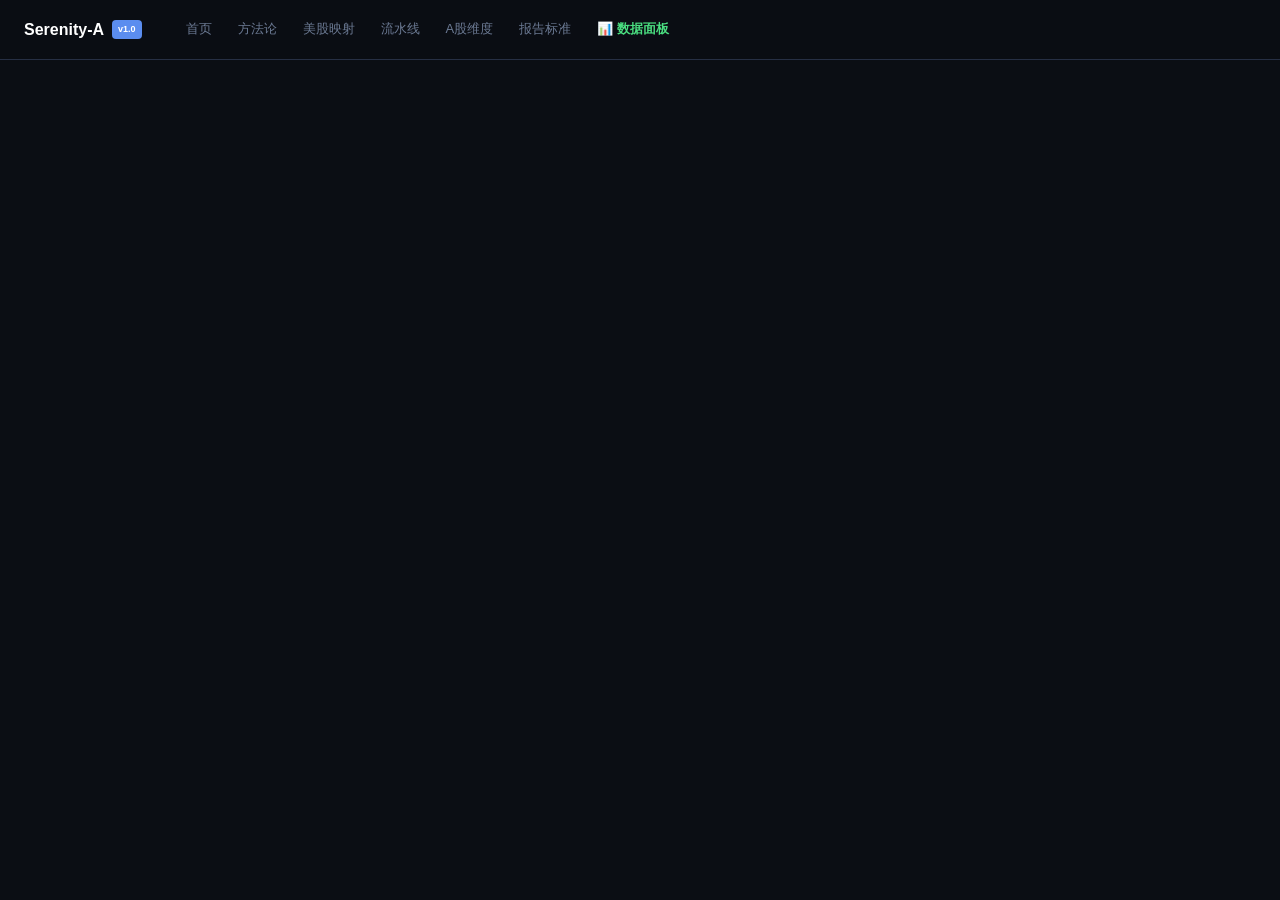
<file: mapping.html>
<!DOCTYPE html>
<html lang="zh-CN">
<head>
<meta charset="UTF-8">
<meta name="viewport" content="width=device-width, initial-scale=1.0">
<title>美股→A股映射 · Serenity-A</title>
<link rel="stylesheet" href="css/style.css">
</head>
<body>

<nav class="navbar">
  <div class="navbar-brand">Serenity‑A <span class="badge">v1.0</span></div>
  <div class="navbar-links">
    <a href="index.html">首页</a>
    <a href="framework.html">方法论</a>
    <a href="mapping.html">美股映射</a>
    <a href="pipeline.html">流水线</a>
    <a href="a-dims.html">A股维度</a>
    <a href="reports.html">报告标准</a>
    <a href="dashboard.html" style="color:var(--green);font-weight:600;">📊 数据面板</a>
  </div>
  <button class="navbar-toggle">☰</button>
</nav>

<div class="page active" id="mapping">
  <div class="hero" style="padding-bottom:24px;margin-bottom:32px;">
    <h1>美股→A股映射分析</h1>
    <p class="subtitle">保留美股 AI 龙头对 A 股映射标的的情绪传导、估值锚定、订单传导和竞争格局影响分析。<strong style="color:var(--accent);">这是本引擎的独特模块。</strong></p>
  </div>

  <h2>锚点映射表</h2>
  <div class="table-wrap">
  <table>
    <thead><tr><th>美股锚点</th><th>角色</th><th>A股映射标的</th><th>传导机制</th></tr></thead>
    <tbody>
      <tr>
        <td><strong style="color:var(--green);">NVDA</strong></td>
        <td>AI 算力核心</td>
        <td><strong>中际旭创</strong>(300308)、<strong>天孚通信</strong>(300394)、<strong>沪电股份</strong>(002463)、<strong>胜宏科技</strong>(300476)、工业富联(601138)、中科曙光(603019)</td>
        <td>capex → 光模块订单 → PCB → 服务器</td>
      </tr>
      <tr>
        <td><strong style="color:var(--accent);">AVGO</strong></td>
        <td>网络 / 定制 AI 芯片</td>
        <td>光模块整体(300308/300502/300394)、交换机相关</td>
        <td>网络架构升级 → 光互联需求</td>
      </tr>
      <tr>
        <td><strong>COHR / LITE</strong></td>
        <td>光通信器件</td>
        <td>光模块/光芯片(688313/688017)</td>
        <td>技术路线对标 → 竞争格局变化</td>
      </tr>
      <tr>
        <td><strong>MRVL / CIEN</strong></td>
        <td>数据中心网络</td>
        <td>交换机、光互联相关</td>
        <td>网络带宽升级驱动</td>
      </tr>
      <tr>
        <td><strong style="color:var(--gold);">TSLA</strong></td>
        <td>机器人 / 汽车</td>
        <td><strong>绿的谐波</strong>(688017)、<strong>鸣志电器</strong>(603728)、三花智控(002050)</td>
        <td>Optimus → 国产机器人供应链</td>
      </tr>
      <tr>
        <td><strong>AMD</strong></td>
        <td>AI 芯片第二极</td>
        <td>国产算力链（海光信息/寒武纪）</td>
        <td>竞争格局 → 替代逻辑</td>
      </tr>
      <tr>
        <td><strong>MU / WDC</strong></td>
        <td>存储</td>
        <td>兆易创新、北京君正等</td>
        <td>HBM → 存储周期</td>
      </tr>
      <tr>
        <td><strong>VRT / VRTX</strong></td>
        <td>电力 / 液冷散热</td>
        <td>高澜股份、英维克、申菱环境</td>
        <td>AI 数据中心散热需求</td>
      </tr>
      <tr>
        <td><strong>AAPL</strong></td>
        <td>消费电子</td>
        <td>立讯精密(002475)、歌尔股份(002241)、鹏鼎控股</td>
        <td>消电周期 → 供应链备货</td>
      </tr>
    </tbody>
  </table>
  </div>

  <h2>四大分析维度</h2>
  <div class="card-grid">
    <div class="card" style="border-color:var(--accent);">
      <div style="font-size:20px;margin-bottom:4px;">📈</div>
      <h4>情绪映射</h4>
      <span class="severity severity-high" style="margin-bottom:8px;display:inline-block;">短周期 · 1-5天</span>
      <p>美股龙头单日 &gt;5% 涨跌 → A 股映射标的次日同向波动概率。判定：历史相关性、当前市场情绪、市值大小（小票更容易跟风）。</p>
      <p style="color:var(--text-dim);font-size:12px;"><strong>输出例：</strong>"NVDA +8% → 次日中际旭创历史跟涨概率 ~70%"</p>
    </div>
    <div class="card" style="border-color:var(--gold);">
      <div style="font-size:20px;margin-bottom:4px;">💰</div>
      <h4>估值锚定</h4>
      <span class="severity severity-mid" style="margin-bottom:8px;display:inline-block;">中周期 · 1-3月</span>
      <p>美股环节 PE/PS 估值区间 → A 股同环节空间对标。考虑 A 股折价/溢价因子（光模块通常比美股折价 30-50%）。</p>
      <p style="color:var(--text-dim);font-size:12px;"><strong>输出例：</strong>"AVGO 网络 25x PE → 中际旭创估值 gap 约 40%"</p>
    </div>
    <div class="card" style="border-color:var(--green);">
      <div style="font-size:20px;margin-bottom:4px;">📦</div>
      <h4>订单传导</h4>
      <span class="severity severity-hard" style="margin-bottom:8px;display:inline-block;">长周期 · 3-12月</span>
      <p>NVDA capex 指引 → 光模块/PCB/散热需求定量推算。关键事件：GTC、财报电话会、供应链备货信号。</p>
      <p style="color:var(--text-dim);font-size:12px;"><strong>输出例：</strong>"capex +60% → 1.6T 光模块需求弹性 ~2x"</p>
    </div>
    <div class="card" style="border-color:var(--purple);">
      <div style="font-size:20px;margin-bottom:4px;">🏢</div>
      <h4>竞争格局</h4>
      <span class="severity severity-mid" style="margin-bottom:8px;display:inline-block;">不定期</span>
      <p>美股公司并购/技术突破 → A 股同行竞争或利好。如 AVGO 收购导致份额集中，A 股独立供应商反而更稀缺。</p>
      <p style="color:var(--text-dim);font-size:12px;"><strong>输出例：</strong>"AVGO 整合完成 → A 股光模块独立性逻辑增强"</p>
    </div>
  </div>

  <h2>传导链可视化</h2>
  <div style="background:var(--surface);border:1px solid var(--border);border-radius:var(--radius);padding:24px;margin:16px 0 24px;font-size:13px;line-height:2.2;">
    <div style="display:flex;flex-wrap:wrap;align-items:center;gap:8px 4px;">
      <span style="background:var(--green-bg);color:var(--green);padding:4px 12px;border-radius:4px;font-weight:600;">NVDA</span>
      <span style="color:var(--text-dim);">→</span>
      <span style="background:var(--accent-bg);color:var(--accent);padding:4px 12px;border-radius:4px;">Capex ↑60%</span>
      <span style="color:var(--text-dim);">→</span>
      <span style="background:var(--gold-bg);color:var(--gold);padding:4px 12px;border-radius:4px;">1.6T 需求 10x</span>
      <span style="color:var(--text-dim);">→</span>
      <span style="background:var(--surface2);padding:4px 12px;border-radius:4px;border:1px solid var(--border);">中际旭创</span>
      <span style="color:var(--text-dim);">+</span>
      <span style="background:var(--surface2);padding:4px 12px;border-radius:4px;border:1px solid var(--border);">天孚通信</span>
      <span style="color:var(--text-dim);">+</span>
      <span style="background:var(--surface2);padding:4px 12px;border-radius:4px;border:1px solid var(--border);">沪电股份</span>
    </div>
    <div style="display:flex;flex-wrap:wrap;align-items:center;gap:8px 4px;margin-top:12px;">
      <span style="background:var(--green-bg);color:var(--green);padding:4px 12px;border-radius:4px;font-weight:600;">TSLA</span>
      <span style="color:var(--text-dim);">→</span>
      <span style="background:var(--accent-bg);color:var(--accent);padding:4px 12px;border-radius:4px;">Optimus 量产</span>
      <span style="color:var(--text-dim);">→</span>
      <span style="background:var(--gold-bg);color:var(--gold);padding:4px 12px;border-radius:4px;">谐波减速器需求</span>
      <span style="color:var(--text-dim);">→</span>
      <span style="background:var(--surface2);padding:4px 12px;border-radius:4px;border:1px solid var(--border);">绿的谐波</span>
      <span style="color:var(--text-dim);">+</span>
      <span style="background:var(--surface2);padding:4px 12px;border-radius:4px;border:1px solid var(--border);">鸣志电器</span>
    </div>
  </div>

  <div class="callout callout-info">
    <div class="callout-icon">💡</div>
    <div class="callout-body">
      <strong>使用规则：</strong>分析 A 股 AI 供应链标的时自动判断是否需要激活映射分析。有全球供应链关联（光模块/PCB/散热）→ 必做；纯内需（信创/军工AI）→ 选择性做。输出位置：单股报告中放在"催化剂"之后、"综合判定"之前。
    </div>
  </div>

  <div class="callout callout-warn">
    <div class="callout-icon">⚠️</div>
    <div class="callout-body">
      <strong>映射不等于跟风。</strong>情绪映射是短周期信号，订单传导才是结构性逻辑。不要看到 NVDA 涨了就去追 A 股映射标的——要看涨的原因是否传导到供应链的对应环节。
    </div>
  </div>

  <div class="footer">
    Serenity-A · 仅用于学习研究，不构成投资建议
  </div>
</div>

<script src="js/main.js"></script>
</body>
</html>
</file>
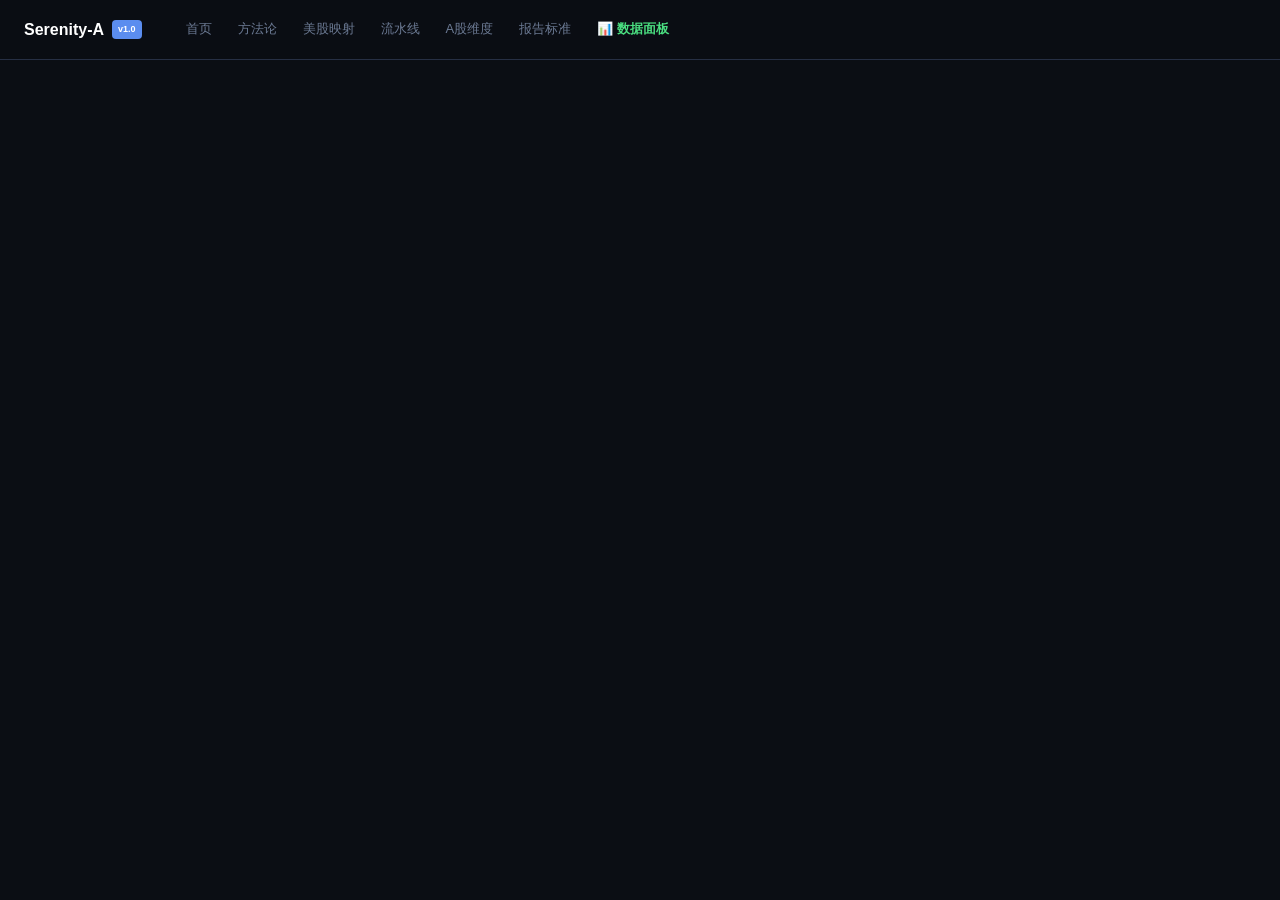
<file: pipeline.html>
<!DOCTYPE html>
<html lang="zh-CN">
<head>
<meta charset="UTF-8">
<meta name="viewport" content="width=device-width, initial-scale=1.0">
<title>分析流水线 · Serenity-A</title>
<link rel="stylesheet" href="css/style.css">
</head>
<body>

<nav class="navbar">
  <div class="navbar-brand">Serenity‑A <span class="badge">v1.0</span></div>
  <div class="navbar-links">
    <a href="index.html">首页</a>
    <a href="framework.html">方法论</a>
    <a href="mapping.html">美股映射</a>
    <a href="pipeline.html">流水线</a>
    <a href="a-dims.html">A股维度</a>
    <a href="reports.html">报告标准</a>
    <a href="dashboard.html" style="color:var(--green);font-weight:600;">📊 数据面板</a>
  </div>
  <button class="navbar-toggle">☰</button>
</nav>

<div class="page active" id="pipeline">
  <div class="hero" style="padding-bottom:24px;margin-bottom:32px;">
    <h1>12 步分析流水线</h1>
    <p class="subtitle">从 Scope Gate 到独立复核，完整闭环的分析流程。每一步都有明确的输入、处理和输出。</p>
  </div>

  <!-- Flow overview -->
  <div class="flow">
    <span class="flow-step">① Scope Gate</span><span class="flow-arrow">→</span>
    <span class="flow-step">② 锁周期+终端</span><span class="flow-arrow">→</span>
    <span class="flow-step">③ 画供应链栈</span><span class="flow-arrow">→</span>
    <span class="flow-step">④ 钻卡点</span><span class="flow-arrow">→</span>
    <span class="flow-step">⑤ 判据</span><span class="flow-arrow">→</span>
    <span class="flow-step">⑥ 红旗</span>
  </div>
  <div class="flow" style="margin-top:0;">
    <span class="flow-step">⑦ 估值</span><span class="flow-arrow">→</span>
    <span class="flow-step">⑧ 催化剂</span><span class="flow-arrow">→</span>
    <span class="flow-step">⑨ 交叉验证</span><span class="flow-arrow">→</span>
    <span class="flow-step">⑩ 美股映射</span><span class="flow-arrow">→</span>
    <span class="flow-step">⑪ 综合判定</span><span class="flow-arrow">→</span>
    <span class="flow-step" style="border-color:var(--accent);color:var(--accent);">⑫ 独立复核</span>
  </div>

  <h2>流程详解</h2>

  <div class="steps">
    <div class="step-item">
      <h4>Scope Gate — 范围界定</h4>
      <p>用户需求模糊时最多问 3 个短问题锁定范围：超级趋势 = AI 基础设施建设（任意细分都跑）；周期 = 6-18 个月；地域 = A 股。默认不追问 AI 赛道以外的话题。</p>
    </div>
    <div class="step-item">
      <h4>锁周期 + 终端</h4>
      <p>它在这个 supercycle 的什么位置？落到具体的产品/技术路径：光模块 400G→800G→1.6T？算力 NVDA GB300 还是国产算力？机器人 Optimus 量产还是国产人形？<strong>只追结构性周期，不追单日新闻。</strong></p>
      <p style="color:var(--text-dim);font-size:12px;margin-top:4px;">关键问题：这一层明天停产，下游要等多久恢复？</p>
    </div>
    <div class="step-item">
      <h4>画供应链栈 + 多跳映射</h4>
      <p>画 5-9 层栈（终端 → 系统 → 模组 → 器件 → 芯片 → 材料/衬底），顺已知供货关系逐跳上溯。用 OSINT 线索（官网供应商增减/CFO 失言/生态 PPT/RFQ/投资 deck）推断未公开关系。</p>
      <div style="margin-top:8px;background:var(--surface2);border-radius:6px;padding:12px 16px;font-size:12px;font-family:monospace;line-height:1.8;">
        L6 终端 → L5 系统 → L4 模组 → L3 器件 → L2 芯片 → L1 衬底 → L0 原料<br>
        <span style="color:var(--text-dim);">每一跳标证据等级：已证实 / OSINT 推断 / 推测</span>
      </div>
    </div>
    <div class="step-item">
      <h4>钻"卡点中的卡点"</h4>
      <p>继续往最底层钻：模组 → 器件 → 芯片 → 材料/原料。越往下越可能是 single point of failure。叠加地缘单卡（如中国控约 70% 的铟）= 材料 + 地缘双卡，最强卡点。</p>
      <p style="color:var(--text-dim);font-size:12px;margin-top:4px;">不能只看一层——InP 衬底既要铟（中国控~70%）又要高纯磷前驱体，两条独立垄断链各自是 single point of failure。</p>
    </div>
    <div class="step-item">
      <h4>好卡点判据</h4>
      <p>用 14 条好卡点判据逐一核对当前标的/环节，命中越多信念越高。详见<a href="#" onclick="showPage('framework')">方法论页面</a>。</p>
    </div>
    <div class="step-item">
      <h4>红旗扫描</h4>
      <p>用 12 条红旗逐一扫描，命中即降级/否决。A 股特有红旗：大股东减持、解禁、监管风险、商誉过高。详见<a href="#" onclick="showPage('framework')">方法论页面</a>。</p>
    </div>
    <div class="step-item">
      <h4>估值</h4>
      <p>先判类型（高成长卡点型 / 周期反转型 / 深价值型）再套尺子，输出 Bear / Base / Bull 三档。含精度降级规则——含推断假设的区间降为"数量级/方向"。</p>
    </div>
    <div class="step-item">
      <h4>催化剂时点</h4>
      <p>A 股催化剂清单：北向资金持续流入、机构调研频率、产业政策、财报季、大厂新品（GTC/OFC）、限售解禁前后、龙虎榜（游资/机构动向）、股东户数趋势。</p>
    </div>
    <div class="step-item">
      <h4>证据交叉验证</h4>
      <p>数源分类：<code>已证实</code> / <code>管理层声称</code> / <code>推断</code> / <code>推测</code>。关键数据必须有一手源（10-K/10-Q/公告），聚合站/博客只作线索。多源交叉：公司财报 > 行业数据 > 产业报道 > 卖方研报 > 社交贴。</p>
    </div>
    <div class="step-item">
      <h4>美股→A股映射分析（按需/自动）</h4>
      <p>当分析涉及 AI/半导体/光通信等全球供应链共通的板块时自动激活。分析四维度：情绪映射（短）、估值锚定（中）、订单传导（长）、竞争格局（不定期）。</p>
    </div>
    <div class="step-item">
      <h4>综合判定</h4>
      <p>值不值得 = 卡点强度 × 错杀程度 × 证据成色 × 催化剂时点 × 红旗 × 所处周期。</p>
      <p><strong>方向性定档：</strong>Strong Buy / Buy / Hold / Sell。（A 股不设 Fire Sale，因受涨跌停限制）</p>
    </div>
    <div class="step-item" style="border-color:var(--accent);">
      <h4>独立复核（必做，不可跳过）</h4>
      <p>给用户最终回复之前，派独立 reviewer（全新上下文，sub-agent 模式）挑刺：查取数、查逻辑、查偏误、查发现、查可读性。裁决 pass / revise。无 sub-agent 环境降级：显式说明 + 联网重核 ≥3 关键数字 + 标 <code>[未独立复核]</code>。</p>
    </div>
  </div>

  <h2>实际分析中对比例</h2>
  <p style="margin-bottom:4px;">今年 5 月一篇针对光模块的推演，流水线如何逐层钻探：</p>
  <div class="table-wrap">
  <table>
    <thead><tr><th>步骤</th><th>光模块示例</th></tr></thead>
    <tbody>
      <tr><td>Scope Gate</td><td>超级趋势=AI基建；周期=1.6T 放量中段；A股</td></tr>
      <tr><td>锁终端</td><td>NVDA GB300 → 1.6T 光模块需求 10x</td></tr>
      <tr><td>画栈</td><td>AI推理→交换机→光模块→EML/InP→衬底→铟原料</td></tr>
      <tr><td>钻卡点</td><td>InP 衬底缺口 70% → 最硬卡点</td></tr>
      <tr><td>判据</td><td>命中 6 条：垄断/小市值vs大TAM/designed-in/demand>>supply/国产替代/原料受制</td></tr>
      <tr><td>红旗</td><td>无红旗</td></tr>
      <tr><td>估值</td><td>Base: 1.6T 1000万只 → ~200亿营收 → 合理</td></tr>
      <tr><td>美股映射</td><td>NVDA capex +60% → A 股光模块需求弹性推算</td></tr>
    </tbody>
  </table>
  </div>

  <div class="callout callout-danger">
    <div class="callout-icon">⚠️</div>
    <div class="callout-body">
      <strong>框架适用边界：</strong>该流水线仅适用于有可追溯实体供应链的硬件/制造业公司。纯软件/宏观择时/纯概念不硬套。大市值（&gt;500亿）已充分覆盖的标的，框架判断力弱，只给卡点定性不给买点。
    </div>
  </div>

  <div class="footer">
    Serenity-A · 仅用于学习研究，不构成投资建议
  </div>
</div>

<script src="js/main.js"></script>
</body>
</html>
</file>
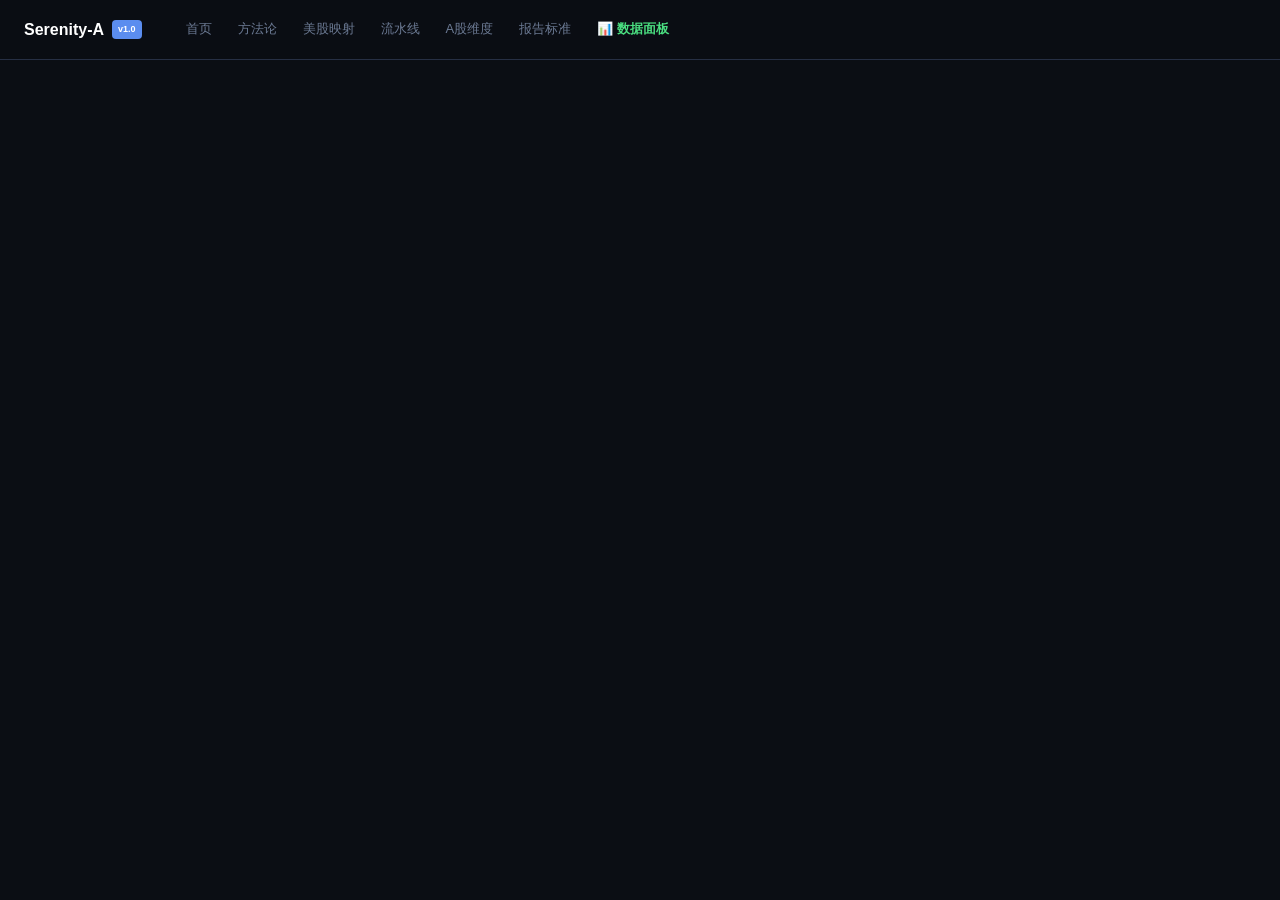
<file: reports.html>
<!DOCTYPE html>
<html lang="zh-CN">
<head>
<meta charset="UTF-8">
<meta name="viewport" content="width=device-width, initial-scale=1.0">
<title>报告标准 · Serenity-A</title>
<link rel="stylesheet" href="css/style.css">
</head>
<body>

<nav class="navbar">
  <div class="navbar-brand">Serenity‑A <span class="badge">v1.0</span></div>
  <div class="navbar-links">
    <a href="index.html">首页</a>
    <a href="framework.html">方法论</a>
    <a href="mapping.html">美股映射</a>
    <a href="pipeline.html">流水线</a>
    <a href="a-dims.html">A股维度</a>
    <a href="reports.html">报告标准</a>
    <a href="dashboard.html" style="color:var(--green);font-weight:600;">📊 数据面板</a>
  </div>
  <button class="navbar-toggle">☰</button>
</nav>

<div class="page active" id="reports">
  <div class="hero" style="padding-bottom:24px;margin-bottom:32px;">
    <h1>报告标准 &amp; 输出规范</h1>
    <p class="subtitle">单股 11 步报告结构 · 赛道 7 步报告结构 · 7 条证据规则 · 6 项独立复核</p>
  </div>

  <h2>单股报告结构</h2>
  <div class="steps">
    <div class="step-item">
      <h4>一句话结论（thesis）</h4>
      <p>卡点类型 + 空间 + 方向性判定 + 因由。第一句就告诉用户"这是什么型、值不值得、为什么"。</p>
    </div>
    <div class="step-item">
      <h4>事实底座</h4>
      <p>业务拆分/各占比、市值/股本、营收/毛利/净利、backlog/订单、客户集中度与点名客户、现金/债务。<strong>每个数配一句"意味着什么"</strong>（中性，帮非专业读者读懂）。</p>
    </div>
    <div class="step-item">
      <h4>供应链定位</h4>
      <p>它在产业链哪一层、上下游谁、为什么这层是卡点。用一段讲清产业逻辑，不标"依据谁的框架"。不在 AI 链就直说在哪条链。</p>
    </div>
    <div class="step-item">
      <h4>逆向链显形</h4>
      <p>画出"下游 AI capex 锚点 → 第1跳 → 第2跳 → … → 本标的"的完整供应链上溯链。<strong>每一跳标证据等级</strong>（已证实供货关系 / OSINT 推断 / 纯推测）。Alpha 在这一步。</p>
    </div>
    <div class="step-item">
      <h4>卡点判断</h4>
      <p>用大白话点明命中哪几条好卡点判据、踩哪条红旗——不是只甩"已 re-rate"的断言。</p>
    </div>
    <div class="step-item">
      <h4>估值</h4>
      <p>先判类型再套尺子 → Bear/Base/Bull 三档，每档绑死假设。含精度降级规则。</p>
    </div>
    <div class="step-item">
      <h4>A股特殊维度</h4>
      <p>北向/解禁/龙虎榜/两融/筹码结构（按需，有数据就给）</p>
    </div>
    <div class="step-item">
      <h4>美股映射</h4>
      <p>情绪/估值/订单/竞争格局四维分析（按需，AI 供应链标的原则上必做）</p>
    </div>
    <div class="step-item">
      <h4>催化剂时点</h4>
      <p>财报/会议/政策/解禁/指数纳入——区分"会不会发生"和"何时发生"。</p>
    </div>
    <div class="step-item">
      <h4>证伪门</h4>
      <p><strong>什么会推翻这个 thesis。</strong>强制输出，即使没问。这才是防御确认偏误的最强武器。</p>
    </div>
    <div class="step-item" style="border-color:var(--accent);">
      <h4>综合判定</h4>
      <p>Strong Buy / Buy / Hold / Sell + 独立复核结果。不要含糊的"各有优劣"。</p>
      <p style="color:var(--text-dim);font-size:12px;margin-top:4px;">*大市值已无不对称时，显式声明"框架判断力弱，只给卡点定性不给买点"</p>
    </div>
  </div>

  <h2>赛道/板块报告结构</h2>
  <div class="steps">
    <div class="step-item">
      <h4>赛道判定</h4>
      <p>这条链值不值得在上面找仓位 + 处周期哪段 + 卡点在哪层。按时间维度拆"近端已定价 vs 远端未开闸"。</p>
    </div>
    <div class="step-item">
      <h4>先看懂这条链（科普层）</h4>
      <p>用大白话讲清——这东西是什么、解决什么旧问题、为什么现在突然重要、里面有哪几个环节。别假设读者懂专业术语。</p>
    </div>
    <div class="step-item">
      <h4>供应链栈分层图</h4>
      <p>L0→L5 各层：角色 + 代表标的及实时市值 + 卡点强度 + 发现状态（未发现/已 re-rate/过度炒作）。</p>
    </div>
    <div class="step-item">
      <h4>卡点层定位</h4>
      <p>哪几层是真 single point of failure，哪几层已被充分定价。</p>
    </div>
    <div class="step-item">
      <h4>剩余不对称在哪</h4>
      <p>按"市值/TAM × 上游程度 × 离放量 × 是否已被发现"排序。这是赛道报告的核心交付。不堆"谁怎么看"。</p>
    </div>
    <div class="step-item">
      <h4>催化剂 / 先行信号</h4>
      <p>上游原料现货价 / 相邻公司财报 / 资本动作 / 政策 / 时间线节点。</p>
    </div>
    <div class="step-item">
      <h4>红旗 / 证伪 / 边界</h4>
      <p>什么会推翻整条 thesis；哪些层是陷阱。这是"剩余不对称地图"不是买点——真要建仓对单股再跑全流程。</p>
    </div>
  </div>

  <h2>证据规则 &amp; 取数纪律（7条）</h2>
  <div class="table-wrap">
  <table>
    <thead><tr><th style="width:40px">#</th><th>规则</th><th>说明</th></tr></thead>
    <tbody>
      <tr><td>1</td><td><strong>一手源优先</strong></td><td>财务数据取最新财报/公告原值，标 as-of 日期。聚合站/博客/搜索摘要只作线索，不当结论。</td></tr>
      <tr><td>2</td><td><strong>虚构守门</strong></td><td>先在财报/公告尽力找一手源。找到标 <code>已证实</code>；找不到标 <code>[推断]</code>/<code>[推测]</code>。绝不无源硬标已证实。</td></tr>
      <tr><td>3</td><td><strong>定性/数字分轨</strong></td><td>推断的供货关系可进定性判断（卡点定位），但不得用于抬高份额/bull 估值。</td></tr>
      <tr><td>4</td><td><strong>时效守门</strong></td><td>快变字段（订单/客户/市值）搜 as-of 前 ~60 天的最新数据。不可用过期财报数。</td></tr>
      <tr><td>5</td><td><strong>多源交叉</strong></td><td>公司财报 &gt; 行业数据 &gt; 产业报道 &gt; 卖方研报 &gt; 社交贴。</td></tr>
      <tr><td>6</td><td><strong>精度降级</strong></td><td>含 ≥1 个 <code>[推断]</code>/<code>[推测]</code> 的区间 → 降为"数量级/方向"，不给假精确。</td></tr>
      <tr><td>7</td><td><strong>诚实门</strong></td><td>无可信对标 / 太早期不确定 → 直接说，不编造。</td></tr>
    </tbody>
  </table>
  </div>

  <h2>独立复核（6项检查）</h2>
  <p style="margin-bottom:4px;">给用户最终回复<strong>之前</strong>派独立 reviewer（全新上下文，sub-agent，与做分析的模型不是同一个）复核。</p>
  <div class="table-wrap">
  <table>
    <thead><tr><th style="width:40px">#</th><th>检查项</th><th>内容</th></tr></thead>
    <tbody>
      <tr><td>1</td><td><strong>查取数</strong></td><td>每个可度量数字有没有一手源？独立联网重核 ≥3 个关键数字。专盯五类：二手数据、虚构关系、快变字段过期、重大遗漏、交叉核对。</td></tr>
      <tr><td>2</td><td><strong>查逻辑</strong></td><td>卡点判定/判据/红旗/估值尺子用对没？结论与事实自洽吗？bear/base/bull 自洽吗？含推断假设的按精度降级了没？</td></tr>
      <tr><td>3</td><td><strong>查偏误</strong></td><td>结论是否迎合用户倾向或叙事热度？按框架不成立就说不成立。用户原话有方向性暗示时反向加压。</td></tr>
      <tr><td>4</td><td><strong>查发现</strong></td><td>逆向链是否显形？有没有真发现（至少一跳是市场/卖方尚未普遍映射的）？还是只把公开信息抄了一遍？</td></tr>
      <tr><td>5</td><td><strong>查可读性</strong></td><td>有英文黑话/英式句法/内部代号外泄/加粗泛滥（>25处）？命中即摘出具体句子 + 给自然中文改写。</td></tr>
      <tr><td>6</td><td><strong>裁决</strong></td><td>Pass（通过）/ Revise（列出具体问题 + 纠正值）。复核没过别硬发——宁可标 <code>[未核实]</code> 或降低信念档。</td></tr>
    </tbody>
  </table>
  </div>

  <div class="callout callout-warn">
    <div class="callout-icon">⚠️</div>
    <div class="callout-body">
      <strong>无 sub-agent 环境降级路径：</strong>无法起独立 reviewer 时绝不假装跑过、绝不把自查冒充独立复核。降级为：(1) 向用户显式说明复核已降级；(2) 自己联网重核 ≥3 个关键数字；(3) 标 <code>[未独立复核]</code> 或主动降一档信念档。
    </div>
  </div>

  <h2>输出规范红线</h2>
  <div class="card-grid">
    <div class="card" style="border-color:var(--red);">
      <div class="card-icon">🚫</div>
      <h4>不是投资建议</h4>
      <p>是复刻分析逻辑供学习/参考。真金白银自己 DYOR。</p>
    </div>
    <div class="card" style="border-color:var(--red);">
      <div class="card-icon">✏️</div>
      <h4>不编造</h4>
      <p>他没说过的具体 call/数字不虚构。能力圈外诚实说"this isn't my lane"。</p>
    </div>
    <div class="card" style="border-color:var(--gold);">
      <div class="card-icon">🎯</div>
      <h4>不附和，给真判断</h4>
      <p>按框架不成立就说不成立，挑战用户弱前提。优先级高于模仿语气。</p>
    </div>
    <div class="card" style="border-color:var(--accent);">
      <div class="card-icon">📖</div>
      <h4>中文表达规范</h4>
      <p>术语按规则处理（保留/首次翻译/直接译），禁英式句法，禁生造黑话。加粗控制在 ~25 处以内。</p>
    </div>
  </div>

  <div class="footer">
    Serenity-A · 仅用于学习研究，不构成投资建议
  </div>
</div>

<script src="js/main.js"></script>
</body>
</html>
</file>
<file: css/style.css>
/* ═══════════════════════════════════════════
   Serenity-A — Design System
   A股供应链卡点逆向投资分析引擎
   ═══════════════════════════════════════════ */

/* ── RESET ── */
*, *::before, *::after { box-sizing: border-box; margin: 0; padding: 0; }
html { scroll-behavior: smooth; }
body {
  font-family: 'Noto Sans SC', 'PingFang SC', 'Microsoft YaHei', -apple-system, sans-serif;
  background: #0b0e14;
  color: #c8d0dc;
  line-height: 1.7;
  font-size: 14px;
  -webkit-font-smoothing: antialiased;
}

/* ── Variables ── */
:root {
  --bg: #0b0e14;
  --surface: #131821;
  --surface2: #1a2130;
  --surface3: #1f2840;
  --border: #262f44;
  --border2: #31405a;
  --text: #c8d0dc;
  --text2: #a0aec0;
  --text-dim: #6b7a93;
  --accent: #5b8def;
  --accent2: #3b6fd4;
  --accent-bg: rgba(91,141,239,0.1);
  --green: #4ade80;
  --green-bg: rgba(74,222,128,0.1);
  --red: #f87171;
  --red-bg: rgba(248,113,113,0.1);
  --gold: #fbbf24;
  --gold-bg: rgba(251,191,36,0.1);
  --purple: #a78bfa;
  --radius: 10px;
  --radius-sm: 6px;
  --shadow: 0 2px 8px rgba(0,0,0,0.3);
  --nav-height: 60px;
}

/* ── TYPOGRAPHY ── */
h1 { font-size: 28px; font-weight: 700; color: #fff; }
h2 {
  font-size: 22px; font-weight: 700; color: #fff;
  padding-bottom: 10px; border-bottom: 2px solid var(--accent);
  margin: 48px 0 24px;
}
h2:first-of-type { margin-top: 0; }
h3 { font-size: 17px; font-weight: 600; color: var(--accent); margin: 28px 0 14px; }
h4 { font-size: 15px; font-weight: 600; color: var(--text); margin: 20px 0 10px; }
p { margin-bottom: 14px; }
strong { color: #fff; font-weight: 600; }
a { color: var(--accent); text-decoration: none; }
a:hover { text-decoration: underline; }

/* ── LAYOUT ── */
.page { display: none; max-width: 960px; margin: 0 auto; padding: calc(var(--nav-height) + 32px) 32px 80px; }
.page.active { display: block; }

/* ── NAVBAR ── */
.navbar {
  position: fixed; top: 0; left: 0; right: 0; z-index: 100;
  height: var(--nav-height);
  background: rgba(11,14,20,0.92); backdrop-filter: blur(12px);
  border-bottom: 1px solid var(--border);
  display: flex; align-items: center; padding: 0 24px;
}
.navbar-brand {
  font-weight: 700; font-size: 16px; color: #fff;
  display: flex; align-items: center; gap: 8px;
}
.navbar-brand .badge {
  font-size: 9px; background: var(--accent); color: #fff;
  padding: 2px 6px; border-radius: 4px; font-weight: 600;
}
.navbar-links { display: flex; align-items: center; gap: 2px; margin-left: 32px; flex: 1; }
.navbar-links a {
  padding: 6px 12px; font-size: 13px; color: var(--text-dim); border-radius: var(--radius-sm);
  transition: all 0.15s; white-space: nowrap;
}
.navbar-links a:hover { color: var(--text); background: var(--surface2); text-decoration: none; }
.navbar-links a.active { color: var(--accent); background: var(--accent-bg); font-weight: 600; }
.navbar-toggle { display: none; }

/* ── HERO ── */
.hero {
  padding: 48px 0 40px; border-bottom: 1px solid var(--border); margin-bottom: 40px;
}
.hero h1 { font-size: 36px; letter-spacing: -0.5px; }
.hero h1 span { color: var(--accent); }
.hero .subtitle {
  font-size: 16px; color: var(--text2); margin-top: 12px; max-width: 680px; line-height: 1.8;
}
.hero-tags { margin-top: 18px; display: flex; flex-wrap: wrap; gap: 8px; }
.hero-tag {
  font-size: 11px; padding: 4px 14px; border-radius: 20px;
  background: var(--surface2); border: 1px solid var(--border); color: var(--text-dim); font-weight: 500;
}
.hero-tag.accent { background: var(--accent-bg); border-color: var(--accent); color: var(--accent); }
.hero-tag.green { background: var(--green-bg); border-color: rgba(74,222,128,0.3); color: var(--green); }
.hero-tag.gold { background: var(--gold-bg); border-color: rgba(251,191,36,0.3); color: var(--gold); }

/* ── KPI GRID ── */
.kpi-grid {
  display: grid; grid-template-columns: repeat(auto-fit, minmax(160px, 1fr)); gap: 16px; margin: 24px 0;
}
.kpi-card {
  background: var(--surface); border: 1px solid var(--border); border-radius: var(--radius);
  padding: 20px 16px; text-align: center; transition: all 0.2s;
}
.kpi-card:hover { border-color: var(--accent); transform: translateY(-2px); box-shadow: var(--shadow); }
.kpi-card .num { font-size: 30px; font-weight: 700; color: var(--accent); font-family: 'JetBrains Mono','SF Mono',monospace; }
.kpi-card .label { font-size: 11px; color: var(--text-dim); margin-top: 6px; text-transform: uppercase; letter-spacing: 0.5px; font-weight: 600; }
.kpi-card .sub-label { font-size: 12px; color: var(--text2); margin-top: 2px; }

/* ── CARDS ── */
.card-grid {
  display: grid; grid-template-columns: repeat(auto-fit, minmax(280px, 1fr)); gap: 16px; margin: 16px 0 24px;
}
.card {
  background: var(--surface); border: 1px solid var(--border); border-radius: var(--radius);
  padding: 20px; transition: all 0.2s;
}
.card:hover { border-color: var(--border2); }
.card .card-icon { font-size: 24px; margin-bottom: 8px; }
.card h4 { margin: 0 0 8px; }
.card p { font-size: 13px; color: var(--text2); margin: 0; line-height: 1.6; }
.card .tag {
  display: inline-block; font-size: 10px; padding: 2px 8px; border-radius: 4px;
  font-weight: 600; margin-top: 10px;
}
.tag-hard { background: var(--red-bg); color: var(--red); }
.tag-high { background: var(--gold-bg); color: var(--gold); }
.tag-info { background: var(--accent-bg); color: var(--accent); }
.tag-ok { background: var(--green-bg); color: var(--green); }

/* ── CALLOUT ── */
.callout {
  display: flex; gap: 12px; padding: 16px 20px; margin: 16px 0 24px;
  border-radius: var(--radius); border: 1px solid var(--border); background: var(--surface);
}
.callout-icon { font-size: 20px; flex-shrink: 0; line-height: 1.5; }
.callout-body { flex: 1; }
.callout-body p:last-child { margin-bottom: 0; }
.callout-info { border-left: 3px solid var(--accent); }
.callout-warn { border-left: 3px solid var(--gold); }
.callout-danger { border-left: 3px solid var(--red); }
.callout-success { border-left: 3px solid var(--green); }

/* ── TABLES ── */
.table-wrap { overflow-x: auto; margin: 16px 0 24px; border-radius: var(--radius); border: 1px solid var(--border); }
table { width: 100%; border-collapse: collapse; font-size: 13px; }
thead { background: var(--surface2); }
th { color: #fff; font-weight: 600; padding: 10px 14px; text-align: left; font-size: 12px; text-transform: uppercase; letter-spacing: 0.5px; border-bottom: 1px solid var(--border); }
td { padding: 9px 14px; border-bottom: 1px solid var(--border); background: var(--surface); }
tr:last-child td { border-bottom: none; }
tr:hover td { background: var(--surface2); }

/* ── CODE ── */
code {
  font-family: 'JetBrains Mono','SF Mono','Cascadia Code',monospace; font-size: 12.5px;
  background: var(--surface2); padding: 2px 6px; border-radius: 4px; color: var(--green);
}
pre {
  background: #0a0d14; border: 1px solid var(--border); border-radius: var(--radius);
  padding: 16px 20px; margin: 16px 0 24px; overflow-x: auto; font-size: 12.5px; line-height: 1.6;
}
pre code { background: none; padding: 0; color: var(--text); font-size: inherit; }

/* ── FLOW VIS ── */
.flow { display: flex; flex-wrap: wrap; gap: 6px; align-items: center; margin: 16px 0 24px; }
.flow-step {
  padding: 8px 16px; border-radius: var(--radius-sm); font-size: 12px; font-weight: 600;
  background: var(--surface2); border: 1px solid var(--border); color: var(--text2);
  transition: all 0.2s;
}
.flow-step:hover { border-color: var(--accent); color: var(--accent); }
.flow-arrow { color: var(--text-dim); font-size: 16px; font-weight: 300; }

/* ── TWO COL ── */
.col2 { display: grid; grid-template-columns: 1fr 1fr; gap: 20px; margin: 16px 0 24px; }

/* ── SEVERITY BADGES ── */
.severity {
  display: inline-block; font-size: 11px; padding: 2px 10px; border-radius: 4px; font-weight: 600;
}
.severity-hard { background: var(--red-bg); color: var(--red); }
.severity-high { background: var(--gold-bg); color: var(--gold); }
.severity-mid { background: var(--accent-bg); color: var(--accent); }

/* ── STEP LIST ── */
.steps { counter-reset: step; margin: 16px 0 24px; }
.step-item {
  counter-increment: step; padding: 16px 0 16px 48px; position: relative;
  border-bottom: 1px solid var(--border);
}
.step-item::before {
  content: counter(step); position: absolute; left: 0; top: 14px;
  width: 30px; height: 30px; border-radius: 50%; background: var(--accent-bg);
  color: var(--accent); font-weight: 700; font-size: 13px;
  display: flex; align-items: center; justify-content: center;
  font-family: 'JetBrains Mono',monospace;
}
.step-item:last-child { border-bottom: none; }
.step-item h4 { margin: 0 0 4px; }
.step-item p { font-size: 13px; color: var(--text2); margin: 0; }

/* ── RESPONSIVE ── */
@media (max-width: 900px) {
  .navbar-links { display: none; position: absolute; top: var(--nav-height); left: 0; right: 0;
    background: var(--bg); border-bottom: 1px solid var(--border); flex-direction: column; padding: 8px; }
  .navbar-links.open { display: flex; }
  .navbar-toggle { display: block; background: none; border: none; color: var(--text); font-size: 22px; cursor: pointer; margin-left: auto; }
  .page { padding: calc(var(--nav-height) + 24px) 16px 60px; }
  .hero h1 { font-size: 26px; }
  .col2 { grid-template-columns: 1fr; }
  .card-grid { grid-template-columns: 1fr; }
  .kpi-grid { grid-template-columns: repeat(2, 1fr); }
}
@media (max-width: 480px) {
  .hero h1 { font-size: 22px; }
  .kpi-grid { grid-template-columns: repeat(2, 1fr); gap: 10px; }
  .kpi-card { padding: 14px; }
  .kpi-card .num { font-size: 24px; }
  th, td { padding: 6px 8px; font-size: 12px; }
}

/* ── MISC ── */
hr { border: none; border-top: 1px solid var(--border); margin: 40px 0; }
.text-center { text-align: center; }
.text-dim { color: var(--text-dim); }
.mt-8 { margin-top: 8px; }
.mb-0 { margin-bottom: 0; }
.gap-8 { gap: 8px; }

/* ── SCROLLBAR ── */
::-webkit-scrollbar { width: 6px; height: 6px; }
::-webkit-scrollbar-track { background: var(--bg); }
::-webkit-scrollbar-thumb { background: var(--border); border-radius: 3px; }
::-webkit-scrollbar-thumb:hover { background: var(--text-dim); }

/* ── ANIMATIONS ── */
@keyframes fadeIn { from { opacity: 0; transform: translateY(10px); } to { opacity: 1; transform: translateY(0); } }
.page.active { animation: fadeIn 0.3s ease-out; }

/* ── FOOTER ── */
.footer {
  text-align: center; padding: 32px 0; color: var(--text-dim); font-size: 12px;
  border-top: 1px solid var(--border); margin-top: 48px;
}
</file>
